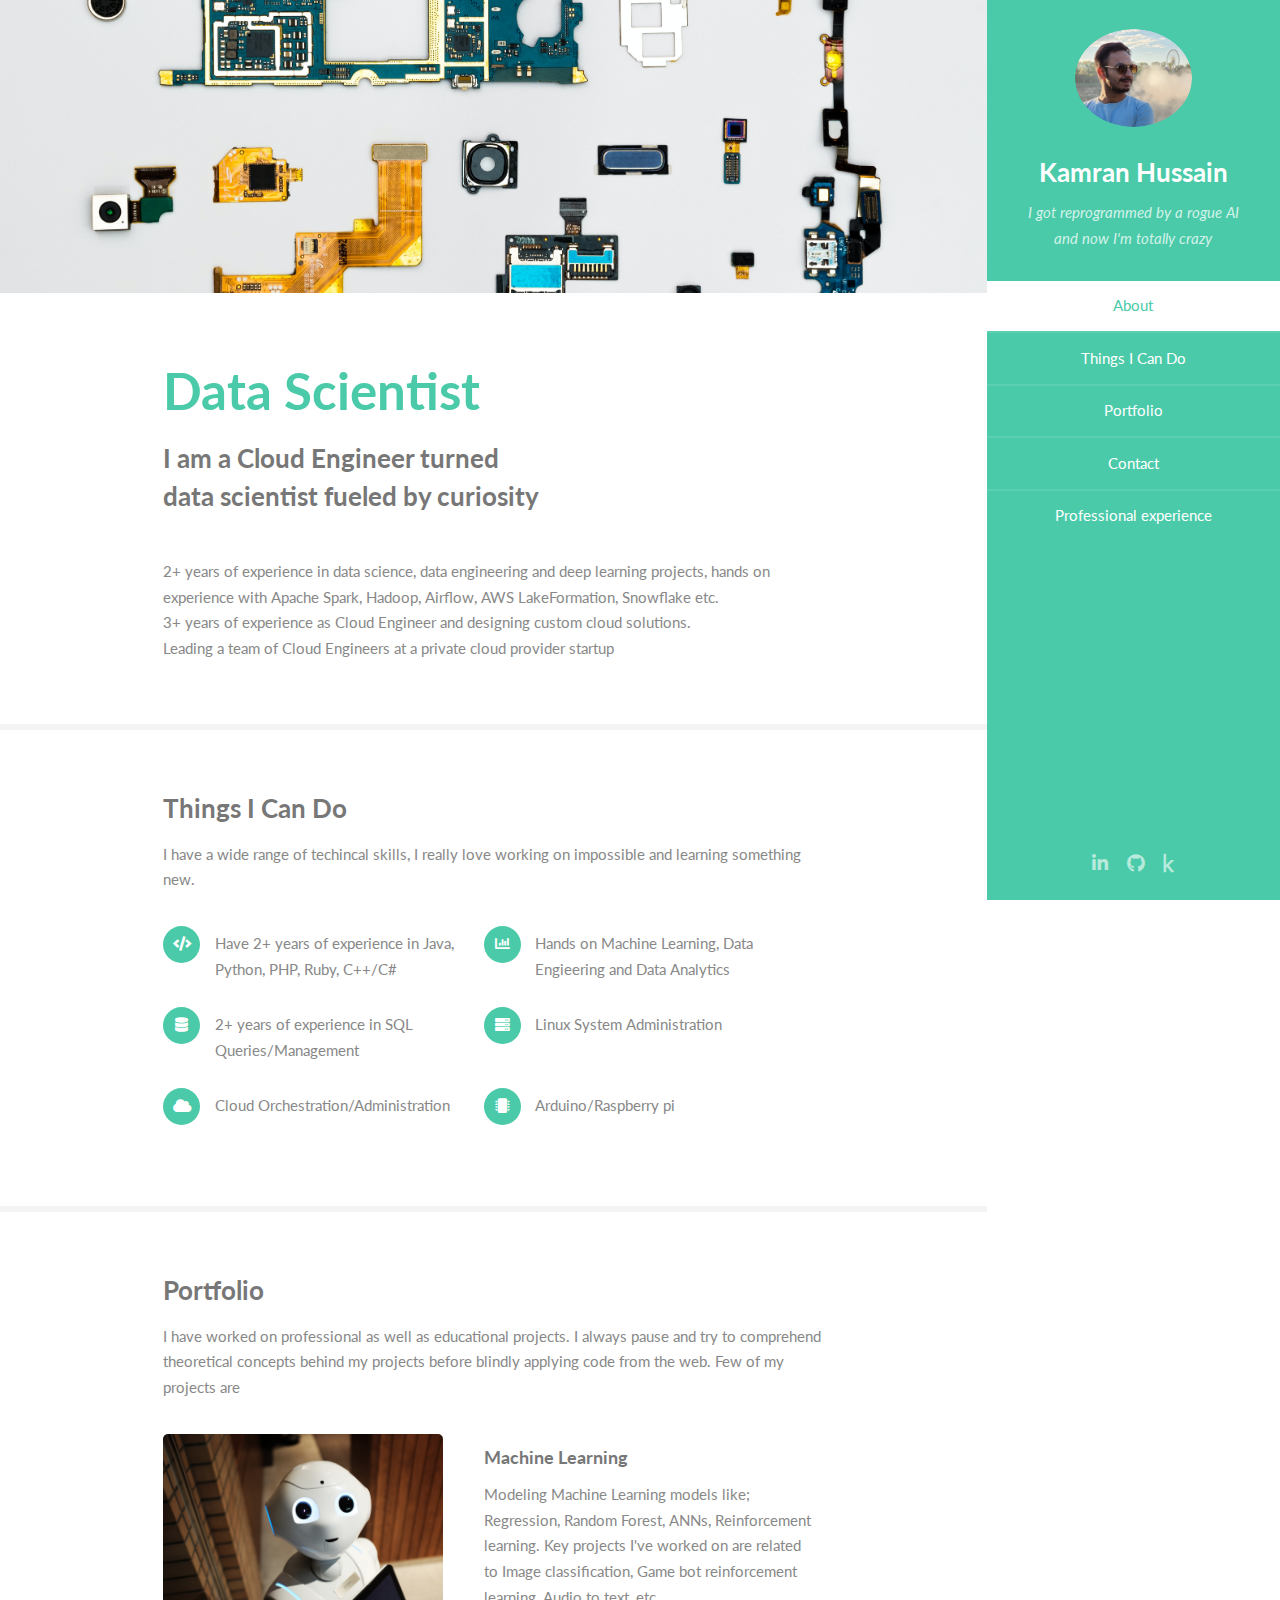
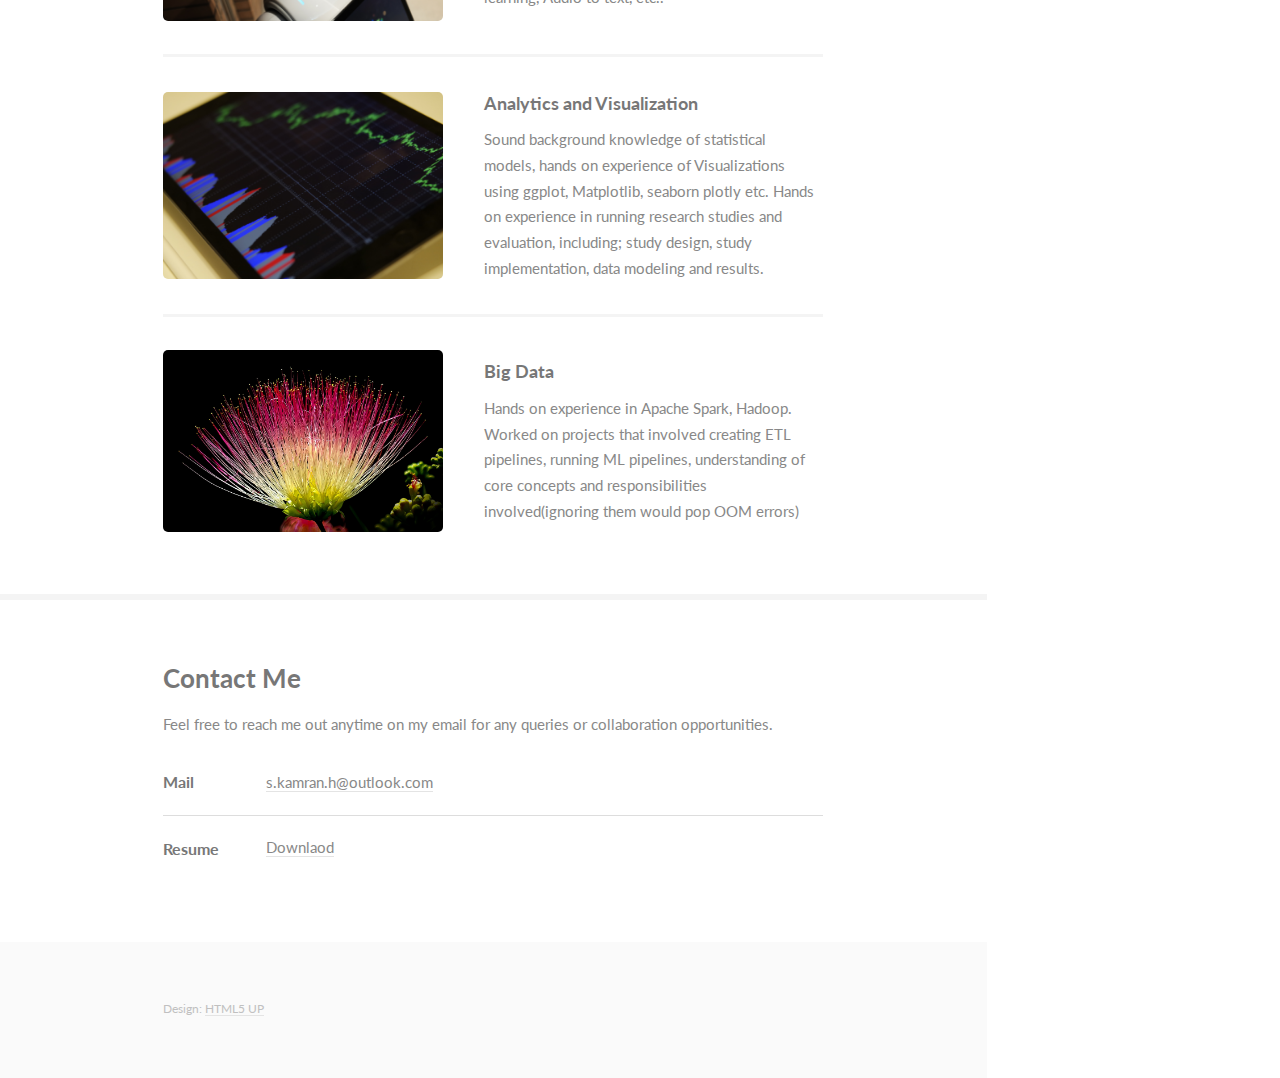
<file: index.html>
<!DOCTYPE HTML>
<!--
	Read Only by HTML5 UP
	html5up.net | @ajlkn
	Free for personal and commercial use under the CCA 3.0 license (html5up.net/license)
-->
<html>
	<head>
		<title>Portfolio</title>
		<meta charset="utf-8" />
		<meta name="viewport" content="width=device-width, initial-scale=1, user-scalable=no" />
		<link rel="stylesheet" href="assets/css/main.css" />
	</head>
	<body class="is-preload">

		<!-- Header -->
			<section id="header">
				<header>
					<span class="image avatar"><img src="images/avatar.jpg" alt="" /></span>
					<h1 id="logo"><a href="index.html#">Kamran Hussain</a></h1>
					<p>
						I got reprogrammed by a rogue AI<br />
						and now I'm totally crazy <br>
						<!-- <a href="https://resume.io/r/gNZYk9Yp6" target="_blank">View Resume&ensp;<i class="icon fa-file"> </i></a> -->
					</p>
				</header>
				<nav id="nav">
					<ul>
						<!-- <li><a href="" class="resume-solid">Download Resume</a></li> -->
						<li><a href="#one" class="active">About</a></li>
						<li><a href="#two">Things I Can Do</a></li>
						<li><a href="#three">Portfolio</a></li>
						<li><a href="#four">Contact</a></li>
						<li class="current"><a href="experience.html">Professional experience</a></li>
					</ul>
				</nav>
				<footer>
					<ul class="icons">
						<!-- <li><a href="https://resume.io/r/gNZYk9Yp6">Download Resume&ensp;<i class="icon fa-file"> </i></a></li><br> -->
						<li><a class="icon brands fa-linkedin-in" href="https://www.linkedin.com/in/syed-kamran-husaain-14296210b/"><span class="label">LinkedIn</span></a></li>
										<!-- <li><a class="icon brands fa-twitter" href="#"><span class="label">Twitter</span></a></li> -->
										<!-- <li><a class="icon brands fa-dribbble" href="#"><span class="label">Dribbble</span></a></li> -->
										<li><a class="icon brands fa-github" href="https://github.com/skamranh/"><span class="label">Github</span></a></li>
										<li><a class="icon brands fa-kaggle" href="https://www.kaggle.com/skamran"><span class="label">Kaggle</span></a></li>
					</ul>
				</footer>
			</section>

		<!-- Wrapper -->
			<div id="wrapper">

				<!-- Main -->
					<div id="main">

						<!-- One -->
							<section id="one">
								<div class="image main" data-position="center">
									<img src="images/banner.jpg" alt="" />
								</div>
								<div class="container">
									<header class="major">
										<h2>Data Scientist</h2>
										<p>I am a Cloud Engineer turned <br />
										data scientist fueled by curiosity
										</p>
									</header>
									<p>
										2+ years of experience in data science, data engineering and deep learning projects, hands on experience with Apache Spark, Hadoop, Airflow, AWS LakeFormation, Snowflake etc.<br>
										3+ years of experience as Cloud Engineer and designing custom cloud solutions.<br> Leading a team of Cloud Engineers at a private cloud provider startup
									</p>
								</div>
							</section>

						<!-- Two -->
							<section id="two">
								<div class="container">
									<h3>Things I Can Do</h3>
									<p>I have a wide range of techincal skills, I really love working on impossible and learning something new.</p>
									<ul class="feature-icons">
										<li class="icon solid fa-code">Have 2+ years of experience in Java, Python, PHP, Ruby, C++/C#</li>
										<li class="icon solid fa-chart-bar">Hands on Machine Learning, Data Engieering and Data Analytics</li>
										<li class="icon solid fa-database">2+ years of experience in SQL Queries/Management</li>
										<li class="icon solid fa-server">Linux System Administration</li>
										<li class="icon solid fa-cloud">Cloud Orchestration/Administration</li>
										<li class="icon solid fa-microchip">Arduino/Raspberry pi</li>
									</ul>
								</div>
							</section>

						<!-- Three -->
							<section id="three">
								<div class="container">
									<h3>Portfolio</h3>
									<p>
										I have worked on professional as well as educational projects. I always pause and try to comprehend theoretical
										concepts behind my projects before blindly applying code from the web.
										Few of my projects are</p>
									<div class="features">
										<article>
											<a href="#" class="image"><img src="images/pic01.jpg" alt="" /></a>
											<div class="inner">
												<h4>Machine Learning</h4>
												<p>
													Modeling Machine Learning models like; Regression, Random Forest, ANNs, Reinforcement learning.
													Key projects I've worked on are related to Image classification, Game bot reinforcement learning,
													Audio to text, etc..
												</p>
											</div>
										</article>
										<article>
											<a href="#" class="image"><img src="images/pic02.jpg" alt="" /></a>
											<div class="inner">
												<h4>Analytics and Visualization</h4>
												<p>
													Sound background knowledge of statistical models, hands on experience of Visualizations using ggplot, Matplotlib, seaborn
													plotly etc. Hands on experience in running research studies and evaluation, including; study design, study implementation,
													data modeling and results.
												</p>
											</div>
										</article>
										<article>
											<a href="#" class="image"><img src="images/pic03.jpg" alt="" /></a>
											<div class="inner">
												<h4>Big Data</h4>
												<p>
													Hands on experience in Apache Spark, Hadoop. Worked on projects that involved creating ETL pipelines, running ML 
													pipelines, understanding of core concepts and responsibilities involved(ignoring them would pop OOM errors)
												</p>
											</div>
										</article>
									</div>
								</div>
							</section>

						<!-- Four -->
							<section id="four">
								<div class="container">
									<h3>Contact Me</h3>
									<p>Feel free to reach me out anytime on my email for any queries or collaboration opportunities.</p>
									<ul class="contact">
										<li>
											<h3>Mail</h3>
											<p><a href="mailto: s.kamran.h@outlook.com">s.kamran.h@outlook.com</a></p>
										</li>
										
										<li>
											<h3>Resume</h3>
											<p><a href="resume.pdf" download>Downlaod</a></p>
										</li>
									</ul>
								</div>
							</section>
					</div>

				<!-- Footer -->
					<section id="footer">
						<div class="container">
							<ul class="copyright">
								<li>Design: <a href="http://html5up.net">HTML5 UP</a></li>
							</ul>
						</div>
					</section>

			</div>

		<!-- Scripts -->
			<script src="assets/js/jquery.min.js"></script>
			<script src="assets/js/jquery.scrollex.min.js"></script>
			<script src="assets/js/jquery.scrolly.min.js"></script>
			<script src="assets/js/browser.min.js"></script>
			<script src="assets/js/breakpoints.min.js"></script>
			<script src="assets/js/util.js"></script>
			<script src="assets/js/main.js"></script>

	</body>
</html>
</file>
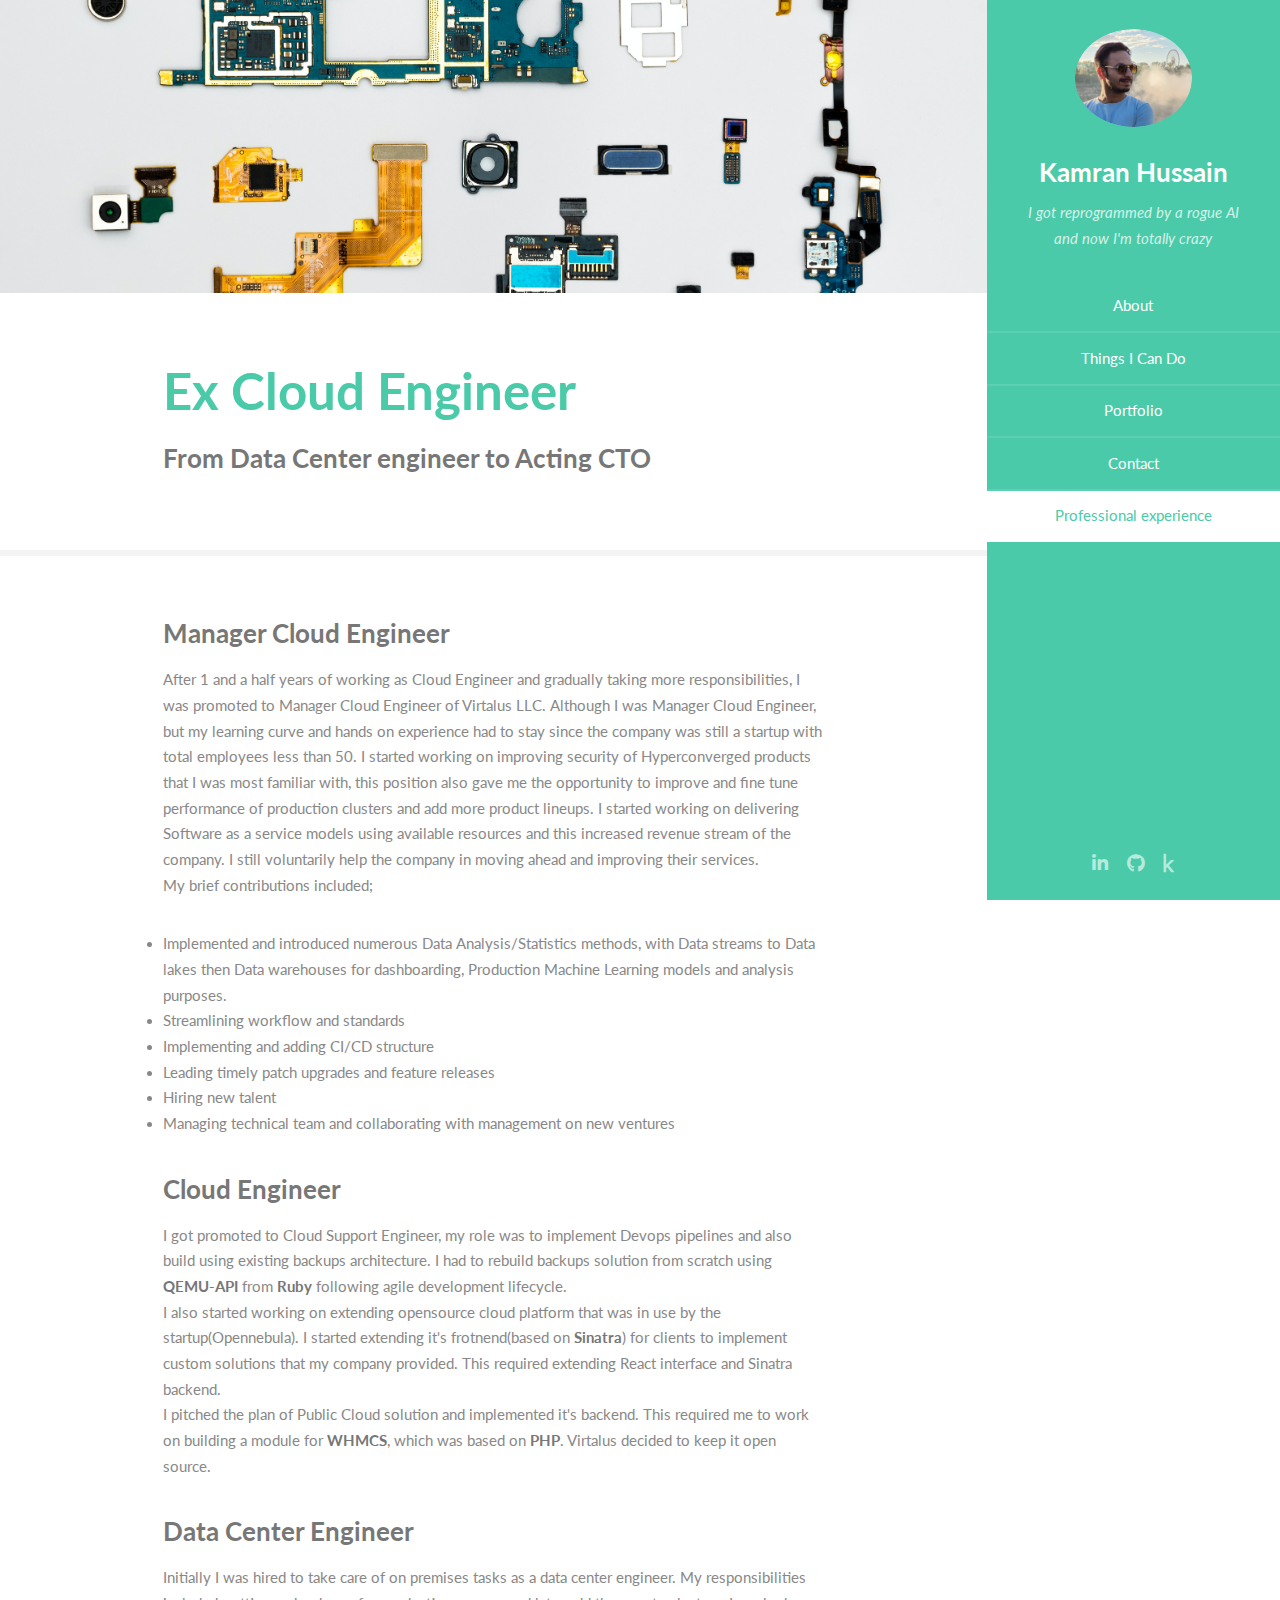
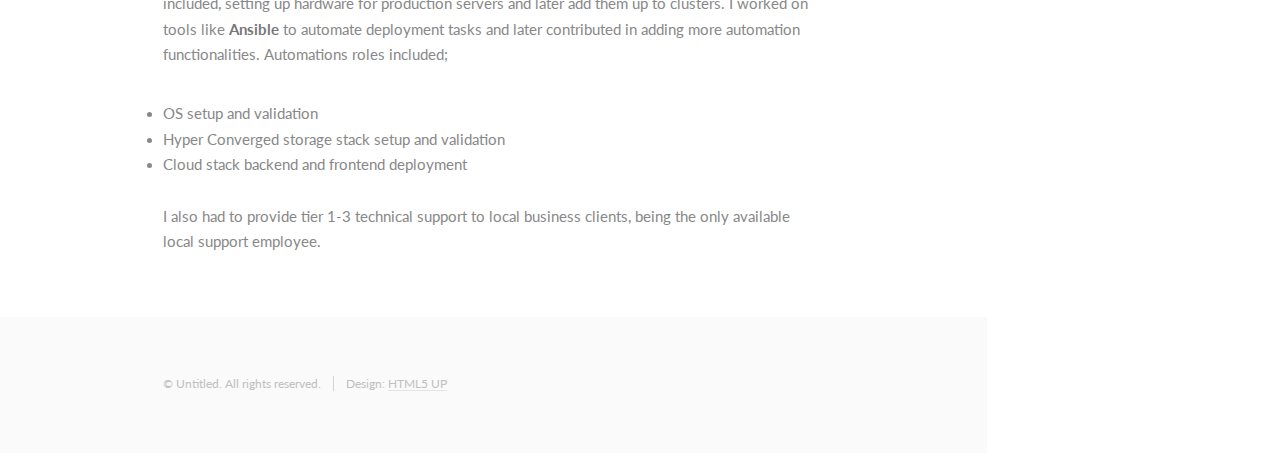
<file: experience.html>
<!DOCTYPE HTML>
<!--
	Read Only by HTML5 UP
	html5up.net | @ajlkn
	Free for personal and commercial use under the CCA 3.0 license (html5up.net/license)
-->
<html>
	<head>
		<title>Portfolio</title>
		<meta charset="utf-8" />
		<meta name="viewport" content="width=device-width, initial-scale=1, user-scalable=no" />
		<link rel="stylesheet" href="assets/css/main.css" />
	</head>
	<body class="is-preload">

		<!-- Header -->
			<section id="header">
				<header>
					<span class="image avatar"><img src="images/avatar.jpg" alt="" /></span>
					<h1 id="logo"><a href="index.html#">Kamran Hussain</a></h1>
					<p>I got reprogrammed by a rogue AI<br />
					and now I'm totally crazy</p>
				</header>
				<nav id="nav">
					<ul>
						<li><a href="index.html#one">About</a></li>
						<li><a href="index.html#two">Things I Can Do</a></li>
						<li><a href="index.html#three">Portfolio</a></li>
						<li><a href="index.html#four">Contact</a></li>
						<li><a href="experience.html" class="active">Professional experience</a></li>
					</ul>
				</nav>
				<footer>
					<ul class="icons">
						<li><a class="icon brands fa-linkedin-in" href="https://www.linkedin.com/in/syed-kamran-husaain-14296210b/"><span class="label">LinkedIn</span></a></li>
										<!-- <li><a class="icon brands fa-twitter" href="#"><span class="label">Twitter</span></a></li> -->
										<!-- <li><a class="icon brands fa-dribbble" href="#"><span class="label">Dribbble</span></a></li> -->
										<li><a class="icon brands fa-github" href="https://github.com/skamranh/"><span class="label">Github</span></a></li>
										<li><a class="icon brands fa-kaggle" href="https://www.kaggle.com/skamran"><span class="label">Kaggle</span></a></li>
					</ul>
				</footer>
			</section>

		<!-- Wrapper -->
			<div id="wrapper">

				<!-- Main -->
					<div id="main">

						<!-- One -->
							<section id="one">
								<div class="image main" data-position="center">
									<img src="images/banner.jpg" alt="" />
								</div>
								<div class="container">
									<header class="major">
										<h2>Ex Cloud Engineer</h2>
										<p>From Data Center engineer to Acting CTO <br />
										</p>
									</header>
								</div>
							</section>

						<!-- Two -->
							<section id="two">
								<div class="container">
									<h3>Manager Cloud Engineer</h3>
                                    <p>
                                        After 1 and a half years of working as Cloud Engineer and gradually taking more responsibilities, I was promoted
                                        to Manager Cloud Engineer of Virtalus LLC. Although I was Manager Cloud Engineer, but my learning curve and hands on experience had to stay
                                        since the company was still a startup with total employees less than 50. I started working on improving security of 
                                        Hyperconverged products that I was most familiar with, this position also gave me the opportunity to improve and fine tune 
                                        performance of production clusters and add more product lineups. I started working on delivering Software as a service 
                                        models using available resources and this increased revenue stream of the company. I still voluntarily help the company in
                                        moving ahead and improving their services. <br>
                                        My brief contributions included;
										<li>
											Implemented and introduced numerous Data Analysis/Statistics methods, with Data streams
											to Data lakes then Data warehouses for dashboarding, Production Machine Learning models and analysis purposes. 
										</li>
                                        <li>Streamlining workflow and standards</li>
                                        <li>Implementing and adding CI/CD structure</li>
                                        <li>Leading timely patch upgrades and feature releases</li>
                                        <li>Hiring new talent</li>
                                        <li>Managing technical team and collaborating with management on new ventures</li>
                                    </p>

                                    <h3>Cloud Engineer</h3>
                                    <p>
                                        I got promoted to Cloud Support Engineer, my role was to implement Devops pipelines and also build 
                                        using existing backups architecture. I had to rebuild backups solution from scratch using <strong>QEMU-API</strong>
                                        from <strong>Ruby</strong> following agile development lifecycle. <br>
                                        I also started working on extending opensource cloud platform that was in use by the startup(Opennebula). I started
                                        extending it's frotnend(based on <strong>Sinatra</strong>) for clients to implement custom solutions that my company 
                                        provided. This required extending React interface and Sinatra backend. <br>
                                        I pitched the plan of Public Cloud solution and implemented it's backend. This required me to work on building 
                                        a module for <strong>WHMCS</strong>, which was based on <strong>PHP</strong>. Virtalus decided to keep it open source.
                                    </p>

                                    <h3>Data Center Engineer</h3>
                                    <p>
                                        Initially I was hired to take care of on premises tasks as a data center engineer. My responsibilities
                                        included, setting up hardware for production servers and later add them up to clusters. I worked on 
                                        tools like <strong>Ansible</strong> to automate deployment tasks and later contributed in adding more automation functionalities.
                                        Automations roles included;
                                        <li>OS setup and validation</li>
                                        <li>Hyper Converged storage stack setup and validation</li>
                                        <li>Cloud stack backend and frontend deployment</li>
                                        <br>
                                        I also had to provide tier 1-3 technical support to local business clients, being the only available local support
                                        employee.
                                    </p>
								</div>
							</section>

						

						<!-- Five -->
						<!--
							<section id="five">
								<div class="container">
									<h3>Elements</h3>

									<section>
										<h4>Text</h4>
										<p>This is <b>bold</b> and this is <strong>strong</strong>. This is <i>italic</i> and this is <em>emphasized</em>.
										This is <sup>superscript</sup> text and this is <sub>subscript</sub> text.
										This is <u>underlined</u> and this is code: <code>for (;;) { ... }</code>. Finally, <a href="#">this is a link</a>.</p>
										<hr />
										<header>
											<h4>Heading with a Subtitle</h4>
											<p>Lorem ipsum dolor sit amet nullam id egestas urna aliquam</p>
										</header>
										<p>Nunc lacinia ante nunc ac lobortis. Interdum adipiscing gravida odio porttitor sem non mi integer non faucibus ornare mi ut ante amet placerat aliquet. Volutpat eu sed ante lacinia sapien lorem accumsan varius montes viverra nibh in adipiscing blandit tempus accumsan.</p>
										<header>
											<h5>Heading with a Subtitle</h5>
											<p>Lorem ipsum dolor sit amet nullam id egestas urna aliquam</p>
										</header>
										<p>Nunc lacinia ante nunc ac lobortis. Interdum adipiscing gravida odio porttitor sem non mi integer non faucibus ornare mi ut ante amet placerat aliquet. Volutpat eu sed ante lacinia sapien lorem accumsan varius montes viverra nibh in adipiscing blandit tempus accumsan.</p>
										<hr />
										<h2>Heading Level 2</h2>
										<h3>Heading Level 3</h3>
										<h4>Heading Level 4</h4>
										<h5>Heading Level 5</h5>
										<h6>Heading Level 6</h6>
										<hr />
										<h5>Blockquote</h5>
										<blockquote>Fringilla nisl. Donec accumsan interdum nisi, quis tincidunt felis sagittis eget tempus euismod. Vestibulum ante ipsum primis in faucibus vestibulum. Blandit adipiscing eu felis iaculis volutpat ac adipiscing accumsan faucibus. Vestibulum ante ipsum primis in faucibus lorem ipsum dolor sit amet nullam adipiscing eu felis.</blockquote>
										<h5>Preformatted</h5>
										<pre><code>i = 0;

while (!deck.isInOrder()) {
    print 'Iteration ' + i;
    deck.shuffle();
    i++;
}

print 'It took ' + i + ' iterations to sort the deck.';</code></pre>
									</section>

									<section>
										<h4>Lists</h4>
										<div class="row">
											<div class="col-6 col-12-xsmall">
												<h5>Unordered</h5>
												<ul>
													<li>Dolor pulvinar etiam magna etiam.</li>
													<li>Sagittis adipiscing lorem eleifend.</li>
													<li>Felis enim feugiat dolore viverra.</li>
												</ul>
												<h5>Alternate</h5>
												<ul class="alt">
													<li>Dolor pulvinar etiam magna etiam.</li>
													<li>Sagittis adipiscing lorem eleifend.</li>
													<li>Felis enim feugiat dolore viverra.</li>
												</ul>
											</div>
											<div class="col-6 col-12-xsmall">
												<h5>Ordered</h5>
												<ol>
													<li>Dolor pulvinar etiam magna etiam.</li>
													<li>Etiam vel felis at lorem sed viverra.</li>
													<li>Felis enim feugiat dolore viverra.</li>
													<li>Dolor pulvinar etiam magna etiam.</li>
													<li>Etiam vel felis at lorem sed viverra.</li>
													<li>Felis enim feugiat dolore viverra.</li>
												</ol>
												<h5>Icons</h5>
												<ul class="icons">
													<li><a href="#" class="icon brands fa-twitter"><span class="label">Twitter</span></a></li>
													<li><a href="#" class="icon brands fa-facebook-f"><span class="label">Facebook</span></a></li>
													<li><a href="#" class="icon brands fa-instagram"><span class="label">Instagram</span></a></li>
													<li><a href="#" class="icon brands fa-github"><span class="label">Github</span></a></li>
													<li><a href="#" class="icon brands fa-dribbble"><span class="label">Dribbble</span></a></li>
													<li><a href="#" class="icon brands fa-tumblr"><span class="label">Tumblr</span></a></li>
												</ul>
											</div>
										</div>
										<h5>Actions</h5>
										<ul class="actions">
											<li><a href="#" class="button primary">Default</a></li>
											<li><a href="#" class="button">Default</a></li>
											<li><a href="#" class="button alt">Default</a></li>
										</ul>
										<ul class="actions small">
											<li><a href="#" class="button primary small">Small</a></li>
											<li><a href="#" class="button small">Small</a></li>
											<li><a href="#" class="button alt small">Small</a></li>
										</ul>
										<div class="row">
											<div class="col-3 col-6-medium col-12-xsmall">
												<ul class="actions stacked">
													<li><a href="#" class="button primary">Default</a></li>
													<li><a href="#" class="button">Default</a></li>
													<li><a href="#" class="button alt">Default</a></li>
												</ul>
											</div>
											<div class="col-3 col-6 col-12-xsmall">
												<ul class="actions stacked">
													<li><a href="#" class="button primary small">Small</a></li>
													<li><a href="#" class="button small">Small</a></li>
													<li><a href="#" class="button alt small">Small</a></li>
												</ul>
											</div>
											<div class="col-3 col-6-medium col-12-xsmall">
												<ul class="actions stacked">
													<li><a href="#" class="button primary fit">Default</a></li>
													<li><a href="#" class="button fit">Default</a></li>
													<li><a href="#" class="button alt fit">Default</a></li>
												</ul>
											</div>
											<div class="col-3 col-6-medium col-12-xsmall">
												<ul class="actions stacked">
													<li><a href="#" class="button primary small fit">Small</a></li>
													<li><a href="#" class="button small fit">Small</a></li>
													<li><a href="#" class="button alt small fit">Small</a></li>
												</ul>
											</div>
										</div>
									</section>

									<section>
										<h4>Table</h4>
										<h5>Default</h5>
										<div class="table-wrapper">
											<table>
												<thead>
													<tr>
														<th>Name</th>
														<th>Description</th>
														<th>Price</th>
													</tr>
												</thead>
												<tbody>
													<tr>
														<td>Item One</td>
														<td>Ante turpis integer aliquet porttitor.</td>
														<td>29.99</td>
													</tr>
													<tr>
														<td>Item Two</td>
														<td>Vis ac commodo adipiscing arcu aliquet.</td>
														<td>19.99</td>
													</tr>
													<tr>
														<td>Item Three</td>
														<td> Morbi faucibus arcu accumsan lorem.</td>
														<td>29.99</td>
													</tr>
													<tr>
														<td>Item Four</td>
														<td>Vitae integer tempus condimentum.</td>
														<td>19.99</td>
													</tr>
													<tr>
														<td>Item Five</td>
														<td>Ante turpis integer aliquet porttitor.</td>
														<td>29.99</td>
													</tr>
												</tbody>
												<tfoot>
													<tr>
														<td colspan="2"></td>
														<td>100.00</td>
													</tr>
												</tfoot>
											</table>
										</div>

										<h5>Alternate</h5>
										<div class="table-wrapper">
											<table class="alt">
												<thead>
													<tr>
														<th>Name</th>
														<th>Description</th>
														<th>Price</th>
													</tr>
												</thead>
												<tbody>
													<tr>
														<td>Item One</td>
														<td>Ante turpis integer aliquet porttitor.</td>
														<td>29.99</td>
													</tr>
													<tr>
														<td>Item Two</td>
														<td>Vis ac commodo adipiscing arcu aliquet.</td>
														<td>19.99</td>
													</tr>
													<tr>
														<td>Item Three</td>
														<td> Morbi faucibus arcu accumsan lorem.</td>
														<td>29.99</td>
													</tr>
													<tr>
														<td>Item Four</td>
														<td>Vitae integer tempus condimentum.</td>
														<td>19.99</td>
													</tr>
													<tr>
														<td>Item Five</td>
														<td>Ante turpis integer aliquet porttitor.</td>
														<td>29.99</td>
													</tr>
												</tbody>
												<tfoot>
													<tr>
														<td colspan="2"></td>
														<td>100.00</td>
													</tr>
												</tfoot>
											</table>
										</div>
									</section>

									<section>
										<h4>Buttons</h4>
										<ul class="actions">
											<li><a href="#" class="button primary">Primary</a></li>
											<li><a href="#" class="button">Default</a></li>
											<li><a href="#" class="button alt">Alternate</a></li>
										</ul>
										<ul class="actions">
											<li><a href="#" class="button primary large">Large</a></li>
											<li><a href="#" class="button">Default</a></li>
											<li><a href="#" class="button alt small">Small</a></li>
										</ul>
										<ul class="actions fit">
											<li><a href="#" class="button primary fit">Fit</a></li>
											<li><a href="#" class="button fit">Fit</a></li>
											<li><a href="#" class="button alt fit">Fit</a></li>
										</ul>
										<ul class="actions fit small">
											<li><a href="#" class="button primary fit small">Fit + Small</a></li>
											<li><a href="#" class="button fit small">Fit + Small</a></li>
											<li><a href="#" class="button alt fit small">Fit + Small</a></li>
										</ul>
										<ul class="actions">
											<li><a href="#" class="button primary icon solid fa-download">Icon</a></li>
											<li><a href="#" class="button icon solid fa-download">Icon</a></li>
											<li><a href="#" class="button alt icon solid fa-check">Icon</a></li>
										</ul>
										<ul class="actions">
											<li><span class="button primary disabled">Primary</span></li>
											<li><span class="button disabled">Default</span></li>
											<li><span class="button alt disabled">Alternate</span></li>
										</ul>
									</section>

									<section>
										<h4>Form</h4>
										<form method="post" action="#">
											<div class="row gtr-uniform">
												<div class="col-6 col-12-xsmall">
													<input type="text" name="demo-name" id="demo-name" value="" placeholder="Name" />
												</div>
												<div class="col-6 col-12-xsmall">
													<input type="email" name="demo-email" id="demo-email" value="" placeholder="Email" />
												</div>
												<div class="col-12">
													<select name="demo-category" id="demo-category">
														<option value="">- Category -</option>
														<option value="1">Manufacturing</option>
														<option value="1">Shipping</option>
														<option value="1">Administration</option>
														<option value="1">Human Resources</option>
													</select>
												</div>
												<div class="col-4 col-12-medium">
													<input type="radio" id="demo-priority-low" name="demo-priority" checked>
													<label for="demo-priority-low">Low Priority</label>
												</div>
												<div class="col-4 col-12-medium">
													<input type="radio" id="demo-priority-normal" name="demo-priority">
													<label for="demo-priority-normal">Normal Priority</label>
												</div>
												<div class="col-4 col-12-medium">
													<input type="radio" id="demo-priority-high" name="demo-priority">
													<label for="demo-priority-high">High Priority</label>
												</div>
												<div class="col-6 col-12-medium">
													<input type="checkbox" id="demo-copy" name="demo-copy">
													<label for="demo-copy">Email me a copy of this message</label>
												</div>
												<div class="col-6 col-12-medium">
													<input type="checkbox" id="demo-human" name="demo-human" checked>
													<label for="demo-human">I am a human and not a robot</label>
												</div>
												<div class="col-12">
													<textarea name="demo-message" id="demo-message" placeholder="Enter your message" rows="6"></textarea>
												</div>
												<div class="col-12">
													<ul class="actions">
														<li><input type="submit" value="Send Message" /></li>
														<li><input type="reset" value="Reset" class="alt" /></li>
													</ul>
												</div>
											</div>
										</form>
									</section>

									<section>
										<h4>Image</h4>
										<h5>Fit</h5>
										<span class="image fit"><img src="images/banner.jpg" alt="" /></span>
										<div class="box alt">
											<div class="row gtr-50 gtr-uniform">
												<div class="col-4"><span class="image fit"><img src="images/pic01.jpg" alt="" /></span></div>
												<div class="col-4"><span class="image fit"><img src="images/pic02.jpg" alt="" /></span></div>
												<div class="col-4"><span class="image fit"><img src="images/pic03.jpg" alt="" /></span></div>
												<div class="col-4"><span class="image fit"><img src="images/pic02.jpg" alt="" /></span></div>
												<div class="col-4"><span class="image fit"><img src="images/pic03.jpg" alt="" /></span></div>
												<div class="col-4"><span class="image fit"><img src="images/pic01.jpg" alt="" /></span></div>
												<div class="col-4"><span class="image fit"><img src="images/pic03.jpg" alt="" /></span></div>
												<div class="col-4"><span class="image fit"><img src="images/pic01.jpg" alt="" /></span></div>
												<div class="col-4"><span class="image fit"><img src="images/pic02.jpg" alt="" /></span></div>
											</div>
										</div>
										<h5>Left &amp; Right</h5>
										<p><span class="image left"><img src="images/avatar.jpg" alt="" /></span>Fringilla nisl. Donec accumsan interdum nisi, quis tincidunt felis sagittis eget. tempus euismod. Vestibulum ante ipsum primis in faucibus vestibulum. Blandit adipiscing eu felis iaculis volutpat ac adipiscing accumsan eu faucibus. Integer ac pellentesque praesent tincidunt felis sagittis eget. tempus euismod. Vestibulum ante ipsum primis in faucibus vestibulum. Blandit adipiscing eu felis iaculis volutpat ac adipiscing accumsan eu faucibus. Integer ac pellentesque praesent. Donec accumsan interdum nisi, quis tincidunt felis sagittis eget. tempus euismod. Vestibulum ante ipsum primis in faucibus vestibulum. Blandit adipiscing eu felis iaculis volutpat ac adipiscing accumsan eu faucibus. Integer ac pellentesque praesent tincidunt felis sagittis eget. tempus euismod. Vestibulum ante ipsum primis in faucibus vestibulum. Blandit adipiscing eu felis iaculis volutpat ac adipiscing accumsan eu faucibus. Integer ac pellentesque praesent.</p>
										<p><span class="image right"><img src="images/avatar.jpg" alt="" /></span>Fringilla nisl. Donec accumsan interdum nisi, quis tincidunt felis sagittis eget. tempus euismod. Vestibulum ante ipsum primis in faucibus vestibulum. Blandit adipiscing eu felis iaculis volutpat ac adipiscing accumsan eu faucibus. Integer ac pellentesque praesent tincidunt felis sagittis eget. tempus euismod. Vestibulum ante ipsum primis in faucibus vestibulum. Blandit adipiscing eu felis iaculis volutpat ac adipiscing accumsan eu faucibus. Integer ac pellentesque praesent. Donec accumsan interdum nisi, quis tincidunt felis sagittis eget. tempus euismod. Vestibulum ante ipsum primis in faucibus vestibulum. Blandit adipiscing eu felis iaculis volutpat ac adipiscing accumsan eu faucibus. Integer ac pellentesque praesent tincidunt felis sagittis eget. tempus euismod. Vestibulum ante ipsum primis in faucibus vestibulum. Blandit adipiscing eu felis iaculis volutpat ac adipiscing accumsan eu faucibus. Integer ac pellentesque praesent.</p>
									</section>

								</div>
							</section>
						-->

					</div>

				<!-- Footer -->
					<section id="footer">
						<div class="container">
							<ul class="copyright">
								<li>&copy; Untitled. All rights reserved.</li><li>Design: <a href="http://html5up.net">HTML5 UP</a></li>
							</ul>
						</div>
					</section>

			</div>

		<!-- Scripts -->
			<script src="assets/js/jquery.min.js"></script>
			<script src="assets/js/jquery.scrollex.min.js"></script>
			<script src="assets/js/jquery.scrolly.min.js"></script>
			<script src="assets/js/browser.min.js"></script>
			<script src="assets/js/breakpoints.min.js"></script>
			<script src="assets/js/util.js"></script>
			<script src="assets/js/main.js"></script>

	</body>
</html>
</file>
<file: assets/css/main.css>
@import url("fontawesome-all.min.css");
@import url("https://fonts.googleapis.com/css?family=Lato:400,400italic,700,700italic|Source+Code+Pro:400");

/*
	Read Only by HTML5 UP
	html5up.net | @ajlkn
	Free for personal and commercial use under the CCA 3.0 license (html5up.net/license)
*/

html, body, div, span, applet, object,
iframe, h1, h2, h3, h4, h5, h6, p, blockquote,
pre, a, abbr, acronym, address, big, cite,
code, del, dfn, em, img, ins, kbd, q, s, samp,
small, strike, strong, sub, sup, tt, var, b,
u, i, center, dl, dt, dd, ol, ul, li, fieldset,
form, label, legend, table, caption, tbody,
tfoot, thead, tr, th, td, article, aside,
canvas, details, embed, figure, figcaption,
footer, header, hgroup, menu, nav, output, ruby,
section, summary, time, mark, audio, video {
	margin: 0;
	padding: 0;
	border: 0;
	font-size: 100%;
	font: inherit;
	vertical-align: baseline;}

article, aside, details, figcaption, figure,
footer, header, hgroup, menu, nav, section {
	display: block;}

body {
	line-height: 1;
}

ol, ul {
	list-style: none;
}

blockquote, q {
	quotes: none;
}

	blockquote:before, blockquote:after, q:before, q:after {
		content: '';
		content: none;
	}

table {
	border-collapse: collapse;
	border-spacing: 0;
}

body {
	-webkit-text-size-adjust: none;
}

mark {
	background-color: transparent;
	color: inherit;
}

input::-moz-focus-inner {
	border: 0;
	padding: 0;
}

input, select, textarea {
	-moz-appearance: none;
	-webkit-appearance: none;
	-ms-appearance: none;
	appearance: none;
}

/* Basic */

	html {
		box-sizing: border-box;
	}

	*, *:before, *:after {
		box-sizing: inherit;
	}

	body {
		background: #fff;
	}

		body.is-preload *, body.is-preload *:before, body.is-preload *:after {
			-moz-animation: none !important;
			-webkit-animation: none !important;
			-ms-animation: none !important;
			animation: none !important;
			-moz-transition: none !important;
			-webkit-transition: none !important;
			-ms-transition: none !important;
			transition: none !important;
		}

	body, input, select, textarea {
		color: #888;
		font-family: "Lato", sans-serif;
		font-size: 16pt;
		font-weight: 400;
		line-height: 1.75em;
	}

	a {
		-moz-transition: color 0.2s ease-in-out, border-color 0.2s ease-in-out;
		-webkit-transition: color 0.2s ease-in-out, border-color 0.2s ease-in-out;
		-ms-transition: color 0.2s ease-in-out, border-color 0.2s ease-in-out;
		transition: color 0.2s ease-in-out, border-color 0.2s ease-in-out;
		border-bottom: solid 1px #e4e4e4;
		color: inherit;
		text-decoration: none;
	}

		a:hover {
			border-bottom-color: transparent;
			color: #4acaa8 !important;
		}

	strong, b {
		color: #777;
		font-weight: 700;
	}

	em, i {
		font-style: italic;
	}

	p {
		margin: 0 0 2.25em 0;
	}

	h1, h2, h3, h4, h5, h6 {
		color: #777;
		font-weight: 700;
		line-height: 1em;
		margin: 0 0 0.5625em 0;
	}

		h1 a, h2 a, h3 a, h4 a, h5 a, h6 a {
			border: 0;
			color: inherit;
			text-decoration: none;
		}

	h2 {
		font-size: 2em;
		line-height: 1.5em;
	}

	h3 {
		font-size: 1.75em;
		line-height: 1.5em;
	}

	h4 {
		font-size: 1.25em;
		line-height: 1.5em;
	}

	h5 {
		font-size: 0.9em;
		line-height: 1.5em;
	}

	h6 {
		font-size: 0.7em;
		line-height: 1.5em;
	}

	sub {
		font-size: 0.8em;
		position: relative;
		top: 0.5em;
	}

	sup {
		font-size: 0.8em;
		position: relative;
		top: -0.5em;
	}

	hr {
		border: 0;
		border-bottom: solid 2px #f4f4f4;
		margin: 2.25em 0;
	}

		hr.major {
			margin: 3.375em 0;
		}

	blockquote {
		border-left: solid 8px #e4e4e4;
		font-style: italic;
		margin: 0 0 2.25em 0;
		padding: 0.5em 0 0.5em 2em;
	}

	code {
		background: #555;
		border-radius: 5px;
		color: #fff;
		font-family: "Source Code Pro", monospace;
		font-size: 0.9em;
		margin: 0 0.25em;
		padding: 0.25em 0.65em;
	}

	pre {
		font-family: "Source Code Pro", monospace;
		font-size: 0.9em;
		margin: 0 0 2.25em 0;
	}

		pre code {
			-webkit-overflow-scrolling: touch;
			display: block;
			line-height: 1.5em;
			overflow-x: auto;
			padding: 1em 1.5em;
		}

	.align-left {
		text-align: left;
	}

	.align-center {
		text-align: center;
	}

	.align-right {
		text-align: right;
	}

/* Row */

	.row {
		display: flex;
		flex-wrap: wrap;
		box-sizing: border-box;
		align-items: stretch;
	}

		.row > * {
			box-sizing: border-box;
		}

		.row.gtr-uniform > * > :last-child {
			margin-bottom: 0;
		}

		.row.aln-left {
			justify-content: flex-start;
		}

		.row.aln-center {
			justify-content: center;
		}

		.row.aln-right {
			justify-content: flex-end;
		}

		.row.aln-top {
			align-items: flex-start;
		}

		.row.aln-middle {
			align-items: center;
		}

		.row.aln-bottom {
			align-items: flex-end;
		}

		.row > .imp {
			order: -1;
		}

		.row > .col-1 {
			width: 8.33333%;
		}

		.row > .off-1 {
			margin-left: 8.33333%;
		}

		.row > .col-2 {
			width: 16.66667%;
		}

		.row > .off-2 {
			margin-left: 16.66667%;
		}

		.row > .col-3 {
			width: 25%;
		}

		.row > .off-3 {
			margin-left: 25%;
		}

		.row > .col-4 {
			width: 33.33333%;
		}

		.row > .off-4 {
			margin-left: 33.33333%;
		}

		.row > .col-5 {
			width: 41.66667%;
		}

		.row > .off-5 {
			margin-left: 41.66667%;
		}

		.row > .col-6 {
			width: 50%;
		}

		.row > .off-6 {
			margin-left: 50%;
		}

		.row > .col-7 {
			width: 58.33333%;
		}

		.row > .off-7 {
			margin-left: 58.33333%;
		}

		.row > .col-8 {
			width: 66.66667%;
		}

		.row > .off-8 {
			margin-left: 66.66667%;
		}

		.row > .col-9 {
			width: 75%;
		}

		.row > .off-9 {
			margin-left: 75%;
		}

		.row > .col-10 {
			width: 83.33333%;
		}

		.row > .off-10 {
			margin-left: 83.33333%;
		}

		.row > .col-11 {
			width: 91.66667%;
		}

		.row > .off-11 {
			margin-left: 91.66667%;
		}

		.row > .col-12 {
			width: 100%;
		}

		.row > .off-12 {
			margin-left: 100%;
		}

		.row.gtr-0 {
			margin-top: 0;
			margin-left: 0em;
		}

			.row.gtr-0 > * {
				padding: 0 0 0 0em;
			}

			.row.gtr-0.gtr-uniform {
				margin-top: 0em;
			}

				.row.gtr-0.gtr-uniform > * {
					padding-top: 0em;
				}

		.row.gtr-25 {
			margin-top: 0;
			margin-left: -0.5em;
		}

			.row.gtr-25 > * {
				padding: 0 0 0 0.5em;
			}

			.row.gtr-25.gtr-uniform {
				margin-top: -0.5em;
			}

				.row.gtr-25.gtr-uniform > * {
					padding-top: 0.5em;
				}

		.row.gtr-50 {
			margin-top: 0;
			margin-left: -1em;
		}

			.row.gtr-50 > * {
				padding: 0 0 0 1em;
			}

			.row.gtr-50.gtr-uniform {
				margin-top: -1em;
			}

				.row.gtr-50.gtr-uniform > * {
					padding-top: 1em;
				}

		.row {
			margin-top: 0;
			margin-left: -2em;
		}

			.row > * {
				padding: 0 0 0 2em;
			}

			.row.gtr-uniform {
				margin-top: -2em;
			}

				.row.gtr-uniform > * {
					padding-top: 2em;
				}

		.row.gtr-150 {
			margin-top: 0;
			margin-left: -3em;
		}

			.row.gtr-150 > * {
				padding: 0 0 0 3em;
			}

			.row.gtr-150.gtr-uniform {
				margin-top: -3em;
			}

				.row.gtr-150.gtr-uniform > * {
					padding-top: 3em;
				}

		.row.gtr-200 {
			margin-top: 0;
			margin-left: -4em;
		}

			.row.gtr-200 > * {
				padding: 0 0 0 4em;
			}

			.row.gtr-200.gtr-uniform {
				margin-top: -4em;
			}

				.row.gtr-200.gtr-uniform > * {
					padding-top: 4em;
				}

		@media screen and (max-width: 1680px) {

			.row {
				display: flex;
				flex-wrap: wrap;
				box-sizing: border-box;
				align-items: stretch;
			}

				.row > * {
					box-sizing: border-box;
				}

				.row.gtr-uniform > * > :last-child {
					margin-bottom: 0;
				}

				.row.aln-left {
					justify-content: flex-start;
				}

				.row.aln-center {
					justify-content: center;
				}

				.row.aln-right {
					justify-content: flex-end;
				}

				.row.aln-top {
					align-items: flex-start;
				}

				.row.aln-middle {
					align-items: center;
				}

				.row.aln-bottom {
					align-items: flex-end;
				}

				.row > .imp-xlarge {
					order: -1;
				}

				.row > .col-1-xlarge {
					width: 8.33333%;
				}

				.row > .off-1-xlarge {
					margin-left: 8.33333%;
				}

				.row > .col-2-xlarge {
					width: 16.66667%;
				}

				.row > .off-2-xlarge {
					margin-left: 16.66667%;
				}

				.row > .col-3-xlarge {
					width: 25%;
				}

				.row > .off-3-xlarge {
					margin-left: 25%;
				}

				.row > .col-4-xlarge {
					width: 33.33333%;
				}

				.row > .off-4-xlarge {
					margin-left: 33.33333%;
				}

				.row > .col-5-xlarge {
					width: 41.66667%;
				}

				.row > .off-5-xlarge {
					margin-left: 41.66667%;
				}

				.row > .col-6-xlarge {
					width: 50%;
				}

				.row > .off-6-xlarge {
					margin-left: 50%;
				}

				.row > .col-7-xlarge {
					width: 58.33333%;
				}

				.row > .off-7-xlarge {
					margin-left: 58.33333%;
				}

				.row > .col-8-xlarge {
					width: 66.66667%;
				}

				.row > .off-8-xlarge {
					margin-left: 66.66667%;
				}

				.row > .col-9-xlarge {
					width: 75%;
				}

				.row > .off-9-xlarge {
					margin-left: 75%;
				}

				.row > .col-10-xlarge {
					width: 83.33333%;
				}

				.row > .off-10-xlarge {
					margin-left: 83.33333%;
				}

				.row > .col-11-xlarge {
					width: 91.66667%;
				}

				.row > .off-11-xlarge {
					margin-left: 91.66667%;
				}

				.row > .col-12-xlarge {
					width: 100%;
				}

				.row > .off-12-xlarge {
					margin-left: 100%;
				}

				.row.gtr-0 {
					margin-top: 0;
					margin-left: 0em;
				}

					.row.gtr-0 > * {
						padding: 0 0 0 0em;
					}

					.row.gtr-0.gtr-uniform {
						margin-top: 0em;
					}

						.row.gtr-0.gtr-uniform > * {
							padding-top: 0em;
						}

				.row.gtr-25 {
					margin-top: 0;
					margin-left: -0.5em;
				}

					.row.gtr-25 > * {
						padding: 0 0 0 0.5em;
					}

					.row.gtr-25.gtr-uniform {
						margin-top: -0.5em;
					}

						.row.gtr-25.gtr-uniform > * {
							padding-top: 0.5em;
						}

				.row.gtr-50 {
					margin-top: 0;
					margin-left: -1em;
				}

					.row.gtr-50 > * {
						padding: 0 0 0 1em;
					}

					.row.gtr-50.gtr-uniform {
						margin-top: -1em;
					}

						.row.gtr-50.gtr-uniform > * {
							padding-top: 1em;
						}

				.row {
					margin-top: 0;
					margin-left: -2em;
				}

					.row > * {
						padding: 0 0 0 2em;
					}

					.row.gtr-uniform {
						margin-top: -2em;
					}

						.row.gtr-uniform > * {
							padding-top: 2em;
						}

				.row.gtr-150 {
					margin-top: 0;
					margin-left: -3em;
				}

					.row.gtr-150 > * {
						padding: 0 0 0 3em;
					}

					.row.gtr-150.gtr-uniform {
						margin-top: -3em;
					}

						.row.gtr-150.gtr-uniform > * {
							padding-top: 3em;
						}

				.row.gtr-200 {
					margin-top: 0;
					margin-left: -4em;
				}

					.row.gtr-200 > * {
						padding: 0 0 0 4em;
					}

					.row.gtr-200.gtr-uniform {
						margin-top: -4em;
					}

						.row.gtr-200.gtr-uniform > * {
							padding-top: 4em;
						}

		}

		@media screen and (max-width: 1280px) {

			.row {
				display: flex;
				flex-wrap: wrap;
				box-sizing: border-box;
				align-items: stretch;
			}

				.row > * {
					box-sizing: border-box;
				}

				.row.gtr-uniform > * > :last-child {
					margin-bottom: 0;
				}

				.row.aln-left {
					justify-content: flex-start;
				}

				.row.aln-center {
					justify-content: center;
				}

				.row.aln-right {
					justify-content: flex-end;
				}

				.row.aln-top {
					align-items: flex-start;
				}

				.row.aln-middle {
					align-items: center;
				}

				.row.aln-bottom {
					align-items: flex-end;
				}

				.row > .imp-large {
					order: -1;
				}

				.row > .col-1-large {
					width: 8.33333%;
				}

				.row > .off-1-large {
					margin-left: 8.33333%;
				}

				.row > .col-2-large {
					width: 16.66667%;
				}

				.row > .off-2-large {
					margin-left: 16.66667%;
				}

				.row > .col-3-large {
					width: 25%;
				}

				.row > .off-3-large {
					margin-left: 25%;
				}

				.row > .col-4-large {
					width: 33.33333%;
				}

				.row > .off-4-large {
					margin-left: 33.33333%;
				}

				.row > .col-5-large {
					width: 41.66667%;
				}

				.row > .off-5-large {
					margin-left: 41.66667%;
				}

				.row > .col-6-large {
					width: 50%;
				}

				.row > .off-6-large {
					margin-left: 50%;
				}

				.row > .col-7-large {
					width: 58.33333%;
				}

				.row > .off-7-large {
					margin-left: 58.33333%;
				}

				.row > .col-8-large {
					width: 66.66667%;
				}

				.row > .off-8-large {
					margin-left: 66.66667%;
				}

				.row > .col-9-large {
					width: 75%;
				}

				.row > .off-9-large {
					margin-left: 75%;
				}

				.row > .col-10-large {
					width: 83.33333%;
				}

				.row > .off-10-large {
					margin-left: 83.33333%;
				}

				.row > .col-11-large {
					width: 91.66667%;
				}

				.row > .off-11-large {
					margin-left: 91.66667%;
				}

				.row > .col-12-large {
					width: 100%;
				}

				.row > .off-12-large {
					margin-left: 100%;
				}

				.row.gtr-0 {
					margin-top: 0;
					margin-left: 0em;
				}

					.row.gtr-0 > * {
						padding: 0 0 0 0em;
					}

					.row.gtr-0.gtr-uniform {
						margin-top: 0em;
					}

						.row.gtr-0.gtr-uniform > * {
							padding-top: 0em;
						}

				.row.gtr-25 {
					margin-top: 0;
					margin-left: -0.375em;
				}

					.row.gtr-25 > * {
						padding: 0 0 0 0.375em;
					}

					.row.gtr-25.gtr-uniform {
						margin-top: -0.375em;
					}

						.row.gtr-25.gtr-uniform > * {
							padding-top: 0.375em;
						}

				.row.gtr-50 {
					margin-top: 0;
					margin-left: -0.75em;
				}

					.row.gtr-50 > * {
						padding: 0 0 0 0.75em;
					}

					.row.gtr-50.gtr-uniform {
						margin-top: -0.75em;
					}

						.row.gtr-50.gtr-uniform > * {
							padding-top: 0.75em;
						}

				.row {
					margin-top: 0;
					margin-left: -1.5em;
				}

					.row > * {
						padding: 0 0 0 1.5em;
					}

					.row.gtr-uniform {
						margin-top: -1.5em;
					}

						.row.gtr-uniform > * {
							padding-top: 1.5em;
						}

				.row.gtr-150 {
					margin-top: 0;
					margin-left: -2.25em;
				}

					.row.gtr-150 > * {
						padding: 0 0 0 2.25em;
					}

					.row.gtr-150.gtr-uniform {
						margin-top: -2.25em;
					}

						.row.gtr-150.gtr-uniform > * {
							padding-top: 2.25em;
						}

				.row.gtr-200 {
					margin-top: 0;
					margin-left: -3em;
				}

					.row.gtr-200 > * {
						padding: 0 0 0 3em;
					}

					.row.gtr-200.gtr-uniform {
						margin-top: -3em;
					}

						.row.gtr-200.gtr-uniform > * {
							padding-top: 3em;
						}

		}

		@media screen and (max-width: 1024px) {

			.row {
				display: flex;
				flex-wrap: wrap;
				box-sizing: border-box;
				align-items: stretch;
			}

				.row > * {
					box-sizing: border-box;
				}

				.row.gtr-uniform > * > :last-child {
					margin-bottom: 0;
				}

				.row.aln-left {
					justify-content: flex-start;
				}

				.row.aln-center {
					justify-content: center;
				}

				.row.aln-right {
					justify-content: flex-end;
				}

				.row.aln-top {
					align-items: flex-start;
				}

				.row.aln-middle {
					align-items: center;
				}

				.row.aln-bottom {
					align-items: flex-end;
				}

				.row > .imp-medium {
					order: -1;
				}

				.row > .col-1-medium {
					width: 8.33333%;
				}

				.row > .off-1-medium {
					margin-left: 8.33333%;
				}

				.row > .col-2-medium {
					width: 16.66667%;
				}

				.row > .off-2-medium {
					margin-left: 16.66667%;
				}

				.row > .col-3-medium {
					width: 25%;
				}

				.row > .off-3-medium {
					margin-left: 25%;
				}

				.row > .col-4-medium {
					width: 33.33333%;
				}

				.row > .off-4-medium {
					margin-left: 33.33333%;
				}

				.row > .col-5-medium {
					width: 41.66667%;
				}

				.row > .off-5-medium {
					margin-left: 41.66667%;
				}

				.row > .col-6-medium {
					width: 50%;
				}

				.row > .off-6-medium {
					margin-left: 50%;
				}

				.row > .col-7-medium {
					width: 58.33333%;
				}

				.row > .off-7-medium {
					margin-left: 58.33333%;
				}

				.row > .col-8-medium {
					width: 66.66667%;
				}

				.row > .off-8-medium {
					margin-left: 66.66667%;
				}

				.row > .col-9-medium {
					width: 75%;
				}

				.row > .off-9-medium {
					margin-left: 75%;
				}

				.row > .col-10-medium {
					width: 83.33333%;
				}

				.row > .off-10-medium {
					margin-left: 83.33333%;
				}

				.row > .col-11-medium {
					width: 91.66667%;
				}

				.row > .off-11-medium {
					margin-left: 91.66667%;
				}

				.row > .col-12-medium {
					width: 100%;
				}

				.row > .off-12-medium {
					margin-left: 100%;
				}

				.row.gtr-0 {
					margin-top: 0;
					margin-left: 0em;
				}

					.row.gtr-0 > * {
						padding: 0 0 0 0em;
					}

					.row.gtr-0.gtr-uniform {
						margin-top: 0em;
					}

						.row.gtr-0.gtr-uniform > * {
							padding-top: 0em;
						}

				.row.gtr-25 {
					margin-top: 0;
					margin-left: -0.375em;
				}

					.row.gtr-25 > * {
						padding: 0 0 0 0.375em;
					}

					.row.gtr-25.gtr-uniform {
						margin-top: -0.375em;
					}

						.row.gtr-25.gtr-uniform > * {
							padding-top: 0.375em;
						}

				.row.gtr-50 {
					margin-top: 0;
					margin-left: -0.75em;
				}

					.row.gtr-50 > * {
						padding: 0 0 0 0.75em;
					}

					.row.gtr-50.gtr-uniform {
						margin-top: -0.75em;
					}

						.row.gtr-50.gtr-uniform > * {
							padding-top: 0.75em;
						}

				.row {
					margin-top: 0;
					margin-left: -1.5em;
				}

					.row > * {
						padding: 0 0 0 1.5em;
					}

					.row.gtr-uniform {
						margin-top: -1.5em;
					}

						.row.gtr-uniform > * {
							padding-top: 1.5em;
						}

				.row.gtr-150 {
					margin-top: 0;
					margin-left: -2.25em;
				}

					.row.gtr-150 > * {
						padding: 0 0 0 2.25em;
					}

					.row.gtr-150.gtr-uniform {
						margin-top: -2.25em;
					}

						.row.gtr-150.gtr-uniform > * {
							padding-top: 2.25em;
						}

				.row.gtr-200 {
					margin-top: 0;
					margin-left: -3em;
				}

					.row.gtr-200 > * {
						padding: 0 0 0 3em;
					}

					.row.gtr-200.gtr-uniform {
						margin-top: -3em;
					}

						.row.gtr-200.gtr-uniform > * {
							padding-top: 3em;
						}

		}

		@media screen and (max-width: 736px) {

			.row {
				display: flex;
				flex-wrap: wrap;
				box-sizing: border-box;
				align-items: stretch;
			}

				.row > * {
					box-sizing: border-box;
				}

				.row.gtr-uniform > * > :last-child {
					margin-bottom: 0;
				}

				.row.aln-left {
					justify-content: flex-start;
				}

				.row.aln-center {
					justify-content: center;
				}

				.row.aln-right {
					justify-content: flex-end;
				}

				.row.aln-top {
					align-items: flex-start;
				}

				.row.aln-middle {
					align-items: center;
				}

				.row.aln-bottom {
					align-items: flex-end;
				}

				.row > .imp-small {
					order: -1;
				}

				.row > .col-1-small {
					width: 8.33333%;
				}

				.row > .off-1-small {
					margin-left: 8.33333%;
				}

				.row > .col-2-small {
					width: 16.66667%;
				}

				.row > .off-2-small {
					margin-left: 16.66667%;
				}

				.row > .col-3-small {
					width: 25%;
				}

				.row > .off-3-small {
					margin-left: 25%;
				}

				.row > .col-4-small {
					width: 33.33333%;
				}

				.row > .off-4-small {
					margin-left: 33.33333%;
				}

				.row > .col-5-small {
					width: 41.66667%;
				}

				.row > .off-5-small {
					margin-left: 41.66667%;
				}

				.row > .col-6-small {
					width: 50%;
				}

				.row > .off-6-small {
					margin-left: 50%;
				}

				.row > .col-7-small {
					width: 58.33333%;
				}

				.row > .off-7-small {
					margin-left: 58.33333%;
				}

				.row > .col-8-small {
					width: 66.66667%;
				}

				.row > .off-8-small {
					margin-left: 66.66667%;
				}

				.row > .col-9-small {
					width: 75%;
				}

				.row > .off-9-small {
					margin-left: 75%;
				}

				.row > .col-10-small {
					width: 83.33333%;
				}

				.row > .off-10-small {
					margin-left: 83.33333%;
				}

				.row > .col-11-small {
					width: 91.66667%;
				}

				.row > .off-11-small {
					margin-left: 91.66667%;
				}

				.row > .col-12-small {
					width: 100%;
				}

				.row > .off-12-small {
					margin-left: 100%;
				}

				.row.gtr-0 {
					margin-top: 0;
					margin-left: 0em;
				}

					.row.gtr-0 > * {
						padding: 0 0 0 0em;
					}

					.row.gtr-0.gtr-uniform {
						margin-top: 0em;
					}

						.row.gtr-0.gtr-uniform > * {
							padding-top: 0em;
						}

				.row.gtr-25 {
					margin-top: 0;
					margin-left: -0.3125em;
				}

					.row.gtr-25 > * {
						padding: 0 0 0 0.3125em;
					}

					.row.gtr-25.gtr-uniform {
						margin-top: -0.3125em;
					}

						.row.gtr-25.gtr-uniform > * {
							padding-top: 0.3125em;
						}

				.row.gtr-50 {
					margin-top: 0;
					margin-left: -0.625em;
				}

					.row.gtr-50 > * {
						padding: 0 0 0 0.625em;
					}

					.row.gtr-50.gtr-uniform {
						margin-top: -0.625em;
					}

						.row.gtr-50.gtr-uniform > * {
							padding-top: 0.625em;
						}

				.row {
					margin-top: 0;
					margin-left: -1.25em;
				}

					.row > * {
						padding: 0 0 0 1.25em;
					}

					.row.gtr-uniform {
						margin-top: -1.25em;
					}

						.row.gtr-uniform > * {
							padding-top: 1.25em;
						}

				.row.gtr-150 {
					margin-top: 0;
					margin-left: -1.875em;
				}

					.row.gtr-150 > * {
						padding: 0 0 0 1.875em;
					}

					.row.gtr-150.gtr-uniform {
						margin-top: -1.875em;
					}

						.row.gtr-150.gtr-uniform > * {
							padding-top: 1.875em;
						}

				.row.gtr-200 {
					margin-top: 0;
					margin-left: -2.5em;
				}

					.row.gtr-200 > * {
						padding: 0 0 0 2.5em;
					}

					.row.gtr-200.gtr-uniform {
						margin-top: -2.5em;
					}

						.row.gtr-200.gtr-uniform > * {
							padding-top: 2.5em;
						}

		}

		@media screen and (max-width: 480px) {

			.row {
				display: flex;
				flex-wrap: wrap;
				box-sizing: border-box;
				align-items: stretch;
			}

				.row > * {
					box-sizing: border-box;
				}

				.row.gtr-uniform > * > :last-child {
					margin-bottom: 0;
				}

				.row.aln-left {
					justify-content: flex-start;
				}

				.row.aln-center {
					justify-content: center;
				}

				.row.aln-right {
					justify-content: flex-end;
				}

				.row.aln-top {
					align-items: flex-start;
				}

				.row.aln-middle {
					align-items: center;
				}

				.row.aln-bottom {
					align-items: flex-end;
				}

				.row > .imp-xsmall {
					order: -1;
				}

				.row > .col-1-xsmall {
					width: 8.33333%;
				}

				.row > .off-1-xsmall {
					margin-left: 8.33333%;
				}

				.row > .col-2-xsmall {
					width: 16.66667%;
				}

				.row > .off-2-xsmall {
					margin-left: 16.66667%;
				}

				.row > .col-3-xsmall {
					width: 25%;
				}

				.row > .off-3-xsmall {
					margin-left: 25%;
				}

				.row > .col-4-xsmall {
					width: 33.33333%;
				}

				.row > .off-4-xsmall {
					margin-left: 33.33333%;
				}

				.row > .col-5-xsmall {
					width: 41.66667%;
				}

				.row > .off-5-xsmall {
					margin-left: 41.66667%;
				}

				.row > .col-6-xsmall {
					width: 50%;
				}

				.row > .off-6-xsmall {
					margin-left: 50%;
				}

				.row > .col-7-xsmall {
					width: 58.33333%;
				}

				.row > .off-7-xsmall {
					margin-left: 58.33333%;
				}

				.row > .col-8-xsmall {
					width: 66.66667%;
				}

				.row > .off-8-xsmall {
					margin-left: 66.66667%;
				}

				.row > .col-9-xsmall {
					width: 75%;
				}

				.row > .off-9-xsmall {
					margin-left: 75%;
				}

				.row > .col-10-xsmall {
					width: 83.33333%;
				}

				.row > .off-10-xsmall {
					margin-left: 83.33333%;
				}

				.row > .col-11-xsmall {
					width: 91.66667%;
				}

				.row > .off-11-xsmall {
					margin-left: 91.66667%;
				}

				.row > .col-12-xsmall {
					width: 100%;
				}

				.row > .off-12-xsmall {
					margin-left: 100%;
				}

				.row.gtr-0 {
					margin-top: 0;
					margin-left: 0em;
				}

					.row.gtr-0 > * {
						padding: 0 0 0 0em;
					}

					.row.gtr-0.gtr-uniform {
						margin-top: 0em;
					}

						.row.gtr-0.gtr-uniform > * {
							padding-top: 0em;
						}

				.row.gtr-25 {
					margin-top: 0;
					margin-left: -0.3125em;
				}

					.row.gtr-25 > * {
						padding: 0 0 0 0.3125em;
					}

					.row.gtr-25.gtr-uniform {
						margin-top: -0.3125em;
					}

						.row.gtr-25.gtr-uniform > * {
							padding-top: 0.3125em;
						}

				.row.gtr-50 {
					margin-top: 0;
					margin-left: -0.625em;
				}

					.row.gtr-50 > * {
						padding: 0 0 0 0.625em;
					}

					.row.gtr-50.gtr-uniform {
						margin-top: -0.625em;
					}

						.row.gtr-50.gtr-uniform > * {
							padding-top: 0.625em;
						}

				.row {
					margin-top: 0;
					margin-left: -1.25em;
				}

					.row > * {
						padding: 0 0 0 1.25em;
					}

					.row.gtr-uniform {
						margin-top: -1.25em;
					}

						.row.gtr-uniform > * {
							padding-top: 1.25em;
						}

				.row.gtr-150 {
					margin-top: 0;
					margin-left: -1.875em;
				}

					.row.gtr-150 > * {
						padding: 0 0 0 1.875em;
					}

					.row.gtr-150.gtr-uniform {
						margin-top: -1.875em;
					}

						.row.gtr-150.gtr-uniform > * {
							padding-top: 1.875em;
						}

				.row.gtr-200 {
					margin-top: 0;
					margin-left: -2.5em;
				}

					.row.gtr-200 > * {
						padding: 0 0 0 2.5em;
					}

					.row.gtr-200.gtr-uniform {
						margin-top: -2.5em;
					}

						.row.gtr-200.gtr-uniform > * {
							padding-top: 2.5em;
						}

		}

/* Container */

	.container {
		margin: 0 auto;
		max-width: calc(100% - 4.5em);
		width: 45em;
	}

		.container.xsmall {
			width: 11.25em;
		}

		.container.small {
			width: 22.5em;
		}

		.container.medium {
			width: 33.75em;
		}

		.container.large {
			width: 56.25em;
		}

		.container.xlarge {
			width: 67.5em;
		}

		.container.max {
			width: 100%;
		}

		@media screen and (max-width: 1024px) {

			.container {
				width: 100% !important;
			}

		}

		@media screen and (max-width: 480px) {

			.container {
				max-width: calc(100% - 3.375em);
			}

		}

/* Section/Article */

	section.special, article.special {
		text-align: center;
	}

	header p {
		color: #aaa;
		position: relative;
		margin: 0 0 1.6875em 0;
	}

	header h2 + p {
		font-size: 1.25em;
		margin-top: -0.5em;
		line-height: 1.5em;
	}

	header h3 + p {
		font-size: 1.1em;
		margin-top: -0.35em;
		line-height: 1.5em;
	}

	header h4 + p,
	header h5 + p,
	header h6 + p {
		font-size: 0.9em;
		margin-top: -0.25em;
		line-height: 1.5em;
	}

	header.major h2 {
		color: #4acaa8;
		font-size: 3.5em;
	}

		header.major h2 + p {
			color: #777;
			font-size: 1.75em;
			font-weight: 700;
			margin-top: -0.75em;
		}

/* Form */

	form {
		margin: 0 0 2.25em 0;
	}

	label {
		color: #777;
		display: block;
		font-size: 0.9em;
		font-weight: 700;
		margin: 0 0 1.125em 0;
	}

	input::-moz-focus-inner {
		border: 0;
		padding: 0;
	}

	input[type="text"],
	input[type="password"],
	input[type="email"],
	select,
	textarea {
		-moz-appearance: none;
		-webkit-appearance: none;
		-ms-appearance: none;
		appearance: none;
		border-radius: 5px;
		border: none;
		border: solid 2px #e4e4e4;
		color: inherit;
		display: block;
		outline: 0;
		padding: 0 1em;
		text-decoration: none;
		width: 100%;
	}

		input[type="text"]:invalid,
		input[type="password"]:invalid,
		input[type="email"]:invalid,
		select:invalid,
		textarea:invalid {
			box-shadow: none;
		}

		input[type="text"]:focus,
		input[type="password"]:focus,
		input[type="email"]:focus,
		select:focus,
		textarea:focus {
			border-color: #4acaa8;
		}

	select {
		background-image: url("data:image/svg+xml;charset=utf8,%3Csvg xmlns='http://www.w3.org/2000/svg' width='40' height='40' preserveAspectRatio='none' viewBox='0 0 40 40'%3E%3Cpath d='M9.4,12.3l10.4,10.4l10.4-10.4c0.2-0.2,0.5-0.4,0.9-0.4c0.3,0,0.6,0.1,0.9,0.4l3.3,3.3c0.2,0.2,0.4,0.5,0.4,0.9 c0,0.4-0.1,0.6-0.4,0.9L20.7,31.9c-0.2,0.2-0.5,0.4-0.9,0.4c-0.3,0-0.6-0.1-0.9-0.4L4.3,17.3c-0.2-0.2-0.4-0.5-0.4-0.9 c0-0.4,0.1-0.6,0.4-0.9l3.3-3.3c0.2-0.2,0.5-0.4,0.9-0.4S9.1,12.1,9.4,12.3z' fill='%23e4e4e4' /%3E%3C/svg%3E");
		background-size: 1.25em;
		background-repeat: no-repeat;
		background-position: calc(100% - 1em) center;
		height: 2.75em;
		padding-right: 2.75em;
		text-overflow: ellipsis;
	}

		select option {
			color: #777;
			background: #fff;
		}

		select:focus::-ms-value {
			background-color: transparent;
		}

		select::-ms-expand {
			display: none;
		}

	input[type="text"],
	input[type="password"],
	input[type="email"],
	select {
		height: 2.75em;
	}

	textarea {
		padding: 0.75em 1em;
	}

	input[type="checkbox"],
	input[type="radio"] {
		-moz-appearance: none;
		-webkit-appearance: none;
		-ms-appearance: none;
		appearance: none;
		display: block;
		float: left;
		margin-right: -2em;
		opacity: 0;
		width: 1em;
		z-index: -1;
	}

		input[type="checkbox"] + label,
		input[type="radio"] + label {
			text-decoration: none;
			color: #888;
			cursor: pointer;
			display: inline-block;
			font-size: 1em;
			font-weight: 400;
			padding-left: 2.4em;
			padding-right: 0.75em;
			position: relative;
		}

			input[type="checkbox"] + label:before,
			input[type="radio"] + label:before {
				-moz-osx-font-smoothing: grayscale;
				-webkit-font-smoothing: antialiased;
				display: inline-block;
				font-style: normal;
				font-variant: normal;
				text-rendering: auto;
				line-height: 1;
				text-transform: none !important;
				font-family: 'Font Awesome 5 Free';
				font-weight: 900;
			}

			input[type="checkbox"] + label:before,
			input[type="radio"] + label:before {
				background: #fafafa;
				border-radius: 5px;
				border: solid 2px #e4e4e4;
				content: '';
				display: inline-block;
				font-size: 0.8em;
				height: 2.0625em;
				left: 0;
				line-height: 2.0625em;
				position: absolute;
				text-align: center;
				top: 0;
				width: 2.0625em;
			}

		input[type="checkbox"]:checked + label:before,
		input[type="radio"]:checked + label:before {
			background: #989898;
			border-color: #989898;
			color: #ffffff;
			content: '\f00c';
		}

		input[type="checkbox"]:focus + label:before,
		input[type="radio"]:focus + label:before {
			border-color: #4acaa8;
		}

	input[type="checkbox"] + label:before {
		border-radius: 5px;
	}

	input[type="radio"] + label:before {
		border-radius: 100%;
	}

	::-webkit-input-placeholder {
		color: #aaa !important;
		font-style: italic;
		opacity: 1.0;
	}

	:-moz-placeholder {
		color: #aaa !important;
		font-style: italic;
		opacity: 1.0;
	}

	::-moz-placeholder {
		color: #aaa !important;
		font-style: italic;
		opacity: 1.0;
	}

	:-ms-input-placeholder {
		color: #aaa !important;
		font-style: italic;
		opacity: 1.0;
	}

/* Box */

	.box {
		border-radius: 5px;
		border: solid 2px #e4e4e4;
		margin-bottom: 2.25em;
		padding: 1.5em;
	}

		.box > :last-child,
		.box > :last-child > :last-child,
		.box > :last-child > :last-child > :last-child {
			margin-bottom: 0;
		}

		.box.alt {
			border: 0;
			border-radius: 0;
			padding: 0;
		}

/* Icon */

	.icon {
		text-decoration: none;
		border-bottom: none;
		position: relative;
	}

		.icon:before {
			-moz-osx-font-smoothing: grayscale;
			-webkit-font-smoothing: antialiased;
			display: inline-block;
			font-style: normal;
			font-variant: normal;
			text-rendering: auto;
			line-height: 1;
			text-transform: none !important;
			font-family: 'Font Awesome 5 Free';
			font-weight: 400;
		}

		.icon > .label {
			display: none;
		}

		.icon:before {
			line-height: inherit;
		}

		.icon.solid:before {
			font-weight: 900;
		}

		.icon.brands:before {
			font-family: 'Font Awesome 5 Brands';
		}

/* Image */

	.image {
		border-radius: 5px;
		border: 0;
		display: inline-block;
		position: relative;
	}

		.image[data-position] img {
			-moz-object-fit: cover;
			-webkit-object-fit: cover;
			-ms-object-fit: cover;
			object-fit: cover;
			display: block;
			position: absolute;
			top: 0;
			left: 0;
			width: 100%;
			height: 100%;
		}

		.image[data-position="top left"] img {
			-moz-object-position: top left;
			-webkit-object-position: top left;
			-ms-object-position: top left;
			object-position: top left;
		}

		.image[data-position="top"] img {
			-moz-object-position: top;
			-webkit-object-position: top;
			-ms-object-position: top;
			object-position: top;
		}

		.image[data-position="top right"] img {
			-moz-object-position: top right;
			-webkit-object-position: top right;
			-ms-object-position: top right;
			object-position: top right;
		}

		.image[data-position="right"] img {
			-moz-object-position: right;
			-webkit-object-position: right;
			-ms-object-position: right;
			object-position: right;
		}

		.image[data-position="bottom right"] img {
			-moz-object-position: bottom right;
			-webkit-object-position: bottom right;
			-ms-object-position: bottom right;
			object-position: bottom right;
		}

		.image[data-position="bottom"] img {
			-moz-object-position: bottom;
			-webkit-object-position: bottom;
			-ms-object-position: bottom;
			object-position: bottom;
		}

		.image[data-position="bottom left"] img {
			-moz-object-position: bottom left;
			-webkit-object-position: bottom left;
			-ms-object-position: bottom left;
			object-position: bottom left;
		}

		.image[data-position="left"] img {
			-moz-object-position: left;
			-webkit-object-position: left;
			-ms-object-position: left;
			object-position: left;
		}

		.image[data-position="center"] img {
			-moz-object-position: center;
			-webkit-object-position: center;
			-ms-object-position: center;
			object-position: center;
		}

		.image[data-position="25% 25%"] img {
			-moz-object-position: 25% 25%;
			-webkit-object-position: 25% 25%;
			-ms-object-position: 25% 25%;
			object-position: 25% 25%;
		}

		.image[data-position="75% 25%"] img {
			-moz-object-position: 75% 25%;
			-webkit-object-position: 75% 25%;
			-ms-object-position: 75% 25%;
			object-position: 75% 25%;
		}

		.image[data-position="75% 75%"] img {
			-moz-object-position: 75% 75%;
			-webkit-object-position: 75% 75%;
			-ms-object-position: 75% 75%;
			object-position: 75% 75%;
		}

		.image[data-position="25% 75%"] img {
			-moz-object-position: 25% 75%;
			-webkit-object-position: 25% 75%;
			-ms-object-position: 25% 75%;
			object-position: 25% 75%;
		}

		.image img {
			border-radius: 5px;
			display: block;
		}

		.image.left {
			float: left;
			margin: 0 2.5em 2em 0;
			top: 0.25em;
		}

		.image.right {
			float: right;
			margin: 0 0 2em 2.5em;
			top: 0.25em;
		}

		.image.fit {
			display: block;
			margin: 0 0 2.25em 0;
			width: 100%;
		}

			.image.fit img {
				display: block;
				width: 100%;
			}

		.image.avatar {
			border-radius: 100%;
			overflow: hidden;
		}

			.image.avatar img {
				border-radius: 100%;
				display: block;
				width: 100%;
			}

		.image.main {
			display: block;
			height: 20em;
			border-radius: 0;
		}

			.image.main img {
				border-radius: 0;
			}

/* List */

	ol {
		list-style: decimal;
		margin: 0 0 2.25em 0;
		padding-left: 1.25em;
	}

		ol li {
			padding-left: 0.25em;
		}

	ul {
		list-style: disc;
		margin: 0 0 2.25em 0;
		padding-left: 1em;
	}

		ul li {
			padding-left: 0.5em;
		}

		ul.alt {
			list-style: none;
			padding-left: 0;
		}

			ul.alt li {
				border-top: solid 2px #f4f4f4;
				padding: 0.5em 0;
			}

				ul.alt li:first-child {
					border-top: 0;
					padding-top: 0;
				}

	dl {
		margin: 0 0 2.25em 0;
	}

/* Actions */

	ul.actions {
		display: -moz-flex;
		display: -webkit-flex;
		display: -ms-flex;
		display: flex;
		cursor: default;
		list-style: none;
		margin-left: -1.125em;
		padding-left: 0;
	}

		ul.actions li {
			padding: 0 0 0 1.125em;
			vertical-align: middle;
		}

		ul.actions.special {
			-moz-justify-content: center;
			-webkit-justify-content: center;
			-ms-justify-content: center;
			justify-content: center;
			width: 100%;
			margin-left: 0;
		}

			ul.actions.special li:first-child {
				padding-left: 0;
			}

		ul.actions.stacked {
			-moz-flex-direction: column;
			-webkit-flex-direction: column;
			-ms-flex-direction: column;
			flex-direction: column;
			margin-left: 0;
		}

			ul.actions.stacked li {
				padding: 1.125em 0 0 0;
			}

				ul.actions.stacked li:first-child {
					padding-top: 0;
				}

		ul.actions.fit {
			width: calc(100% + 1.125em);
		}

			ul.actions.fit li {
				-moz-flex-grow: 1;
				-webkit-flex-grow: 1;
				-ms-flex-grow: 1;
				flex-grow: 1;
				-moz-flex-shrink: 1;
				-webkit-flex-shrink: 1;
				-ms-flex-shrink: 1;
				flex-shrink: 1;
				width: 100%;
			}

				ul.actions.fit li > * {
					width: 100%;
				}

			ul.actions.fit.stacked {
				width: 100%;
			}

		@media screen and (max-width: 480px) {

			ul.actions:not(.fixed) {
				-moz-flex-direction: column;
				-webkit-flex-direction: column;
				-ms-flex-direction: column;
				flex-direction: column;
				margin-left: 0;
				width: 100% !important;
			}

				ul.actions:not(.fixed) li {
					-moz-flex-grow: 1;
					-webkit-flex-grow: 1;
					-ms-flex-grow: 1;
					flex-grow: 1;
					-moz-flex-shrink: 1;
					-webkit-flex-shrink: 1;
					-ms-flex-shrink: 1;
					flex-shrink: 1;
					padding: 1.125em 0 0 0;
					text-align: center;
					width: 100%;
				}

					ul.actions:not(.fixed) li > * {
						width: 100%;
					}

					ul.actions:not(.fixed) li:first-child {
						padding-top: 0;
					}

					ul.actions:not(.fixed) li input[type="submit"],
					ul.actions:not(.fixed) li input[type="reset"],
					ul.actions:not(.fixed) li input[type="button"],
					ul.actions:not(.fixed) li button,
					ul.actions:not(.fixed) li .button {
						width: 100%;
					}

						ul.actions:not(.fixed) li input[type="submit"].icon:before,
						ul.actions:not(.fixed) li input[type="reset"].icon:before,
						ul.actions:not(.fixed) li input[type="button"].icon:before,
						ul.actions:not(.fixed) li button.icon:before,
						ul.actions:not(.fixed) li .button.icon:before {
							margin-left: -0.5rem;
						}

		}

/* Feature Icons */

	ul.feature-icons {
		list-style: none;
		padding-left: 0;
	}

		ul.feature-icons li {
			text-decoration: none;
			display: inline-block;
			margin: 0 0 1.6875em 0;
			padding: 0.35em 0 0 3.5em;
			position: relative;
			vertical-align: top;
			width: 48%;
		}

			ul.feature-icons li:before {
				-moz-osx-font-smoothing: grayscale;
				-webkit-font-smoothing: antialiased;
				display: inline-block;
				font-style: normal;
				font-variant: normal;
				text-rendering: auto;
				line-height: 1;
				text-transform: none !important;
				font-family: 'Font Awesome 5 Free';
				font-weight: 400;
			}

			ul.feature-icons li:before {
				background: #4acaa8;
				border-radius: 100%;
				color: #ffffff;
				display: block;
				height: 2.5em;
				left: 0;
				line-height: 2.5em;
				position: absolute;
				text-align: center;
				top: 0;
				width: 2.5em;
			}

/* Icons */

	ul.icons {
		cursor: default;
		list-style: none;
		padding-left: 0;
	}

		ul.icons li {
			display: inline-block;
			padding: 0 1em 0 0;
		}

			ul.icons li:last-child {
				padding-right: 0 !important;
			}

			ul.icons li .icon:before {
				font-size: 1.25em;
			}

/* Table */

	.table-wrapper {
		-webkit-overflow-scrolling: touch;
		overflow-x: auto;
	}

	table {
		margin: 0 0 2.25em 0;
		width: 100%;
	}

		table tbody tr {
			border: solid 2px #f4f4f4;
			border-left: 0;
			border-right: 0;
		}

			table tbody tr:nth-child(2n + 1) {
				background-color: #fafafa;
			}

		table td {
			padding: 0.75em 0.75em;
		}

		table th {
			color: #777;
			font-size: 0.9em;
			font-weight: 700;
			padding: 0 0.75em 0.75em 0.75em;
			text-align: left;
		}

		table thead {
			border-bottom: solid 4px #e4e4e4;
		}

		table tfoot {
			border-top: solid 4px #e4e4e4;
		}

		table.alt {
			border-collapse: separate;
		}

			table.alt tbody tr td {
				border: solid 2px #e4e4e4;
				border-left-width: 0;
				border-top-width: 0;
			}

				table.alt tbody tr td:first-child {
					border-left-width: 2px;
				}

			table.alt tbody tr:first-child td {
				border-top-width: 2px;
			}

			table.alt thead {
				border-bottom: 0;
			}

			table.alt tfoot {
				border-top: 0;
			}

/* Button */

	input[type="submit"],
	input[type="reset"],
	input[type="button"],
	.button {
		-moz-appearance: none;
		-webkit-appearance: none;
		-ms-appearance: none;
		appearance: none;
		-moz-transition: background-color 0.2s ease-in-out, color 0.2s ease-in-out;
		-webkit-transition: background-color 0.2s ease-in-out, color 0.2s ease-in-out;
		-ms-transition: background-color 0.2s ease-in-out, color 0.2s ease-in-out;
		transition: background-color 0.2s ease-in-out, color 0.2s ease-in-out;
		background-color: #989898;
		border-radius: 5px;
		border: 0;
		color: #ffffff !important;
		cursor: pointer;
		display: inline-block;
		font-weight: 700;
		height: 2.75em;
		line-height: 2.75em;
		padding: 0 1.5em;
		text-align: center;
		text-decoration: none;
		white-space: nowrap;
	}

		input[type="submit"]:hover,
		input[type="reset"]:hover,
		input[type="button"]:hover,
		.button:hover {
			background-color: #a5a5a5;
			color: #ffffff !important;
		}

		input[type="submit"]:active,
		input[type="reset"]:active,
		input[type="button"]:active,
		.button:active {
			background-color: #8b8b8b;
		}

		input[type="submit"].icon,
		input[type="reset"].icon,
		input[type="button"].icon,
		.button.icon {
			padding-left: 1.35em;
		}

			input[type="submit"].icon:before,
			input[type="reset"].icon:before,
			input[type="button"].icon:before,
			.button.icon:before {
				margin-right: 0.5em;
			}

		input[type="submit"].fit,
		input[type="reset"].fit,
		input[type="button"].fit,
		.button.fit {
			width: 100%;
		}

		input[type="submit"].small,
		input[type="reset"].small,
		input[type="button"].small,
		.button.small {
			font-size: 0.8em;
		}

		input[type="submit"].large,
		input[type="reset"].large,
		input[type="button"].large,
		.button.large {
			font-size: 1.35em;
		}

		input[type="submit"].alt,
		input[type="reset"].alt,
		input[type="button"].alt,
		.button.alt {
			background-color: transparent;
			box-shadow: inset 0 0 0 2px #e4e4e4;
			color: #777 !important;
		}

			input[type="submit"].alt:hover,
			input[type="reset"].alt:hover,
			input[type="button"].alt:hover,
			.button.alt:hover {
				background-color: #f4f4f4;
				color: #777 !important;
			}

			input[type="submit"].alt:active,
			input[type="reset"].alt:active,
			input[type="button"].alt:active,
			.button.alt:active {
				background-color: #eaeaea;
			}

			input[type="submit"].alt.icon:before,
			input[type="reset"].alt.icon:before,
			input[type="button"].alt.icon:before,
			.button.alt.icon:before {
				color: #aaa;
			}

		input[type="submit"].primary,
		input[type="reset"].primary,
		input[type="button"].primary,
		.button.primary {
			background-color: #4acaa8;
			color: #ffffff !important;
		}

			input[type="submit"].primary:hover,
			input[type="reset"].primary:hover,
			input[type="button"].primary:hover,
			.button.primary:hover {
				background-color: #5ed0b1;
			}

			input[type="submit"].primary:active,
			input[type="reset"].primary:active,
			input[type="button"].primary:active,
			.button.primary:active {
				background-color: #39c29d;
			}

		input[type="submit"].disabled, input[type="submit"]:disabled,
		input[type="reset"].disabled,
		input[type="reset"]:disabled,
		input[type="button"].disabled,
		input[type="button"]:disabled,
		.button.disabled,
		.button:disabled {
			background-color: #888 !important;
			box-shadow: inset 0 -0.15em 0 0 rgba(0, 0, 0, 0.15);
			color: #fff !important;
			cursor: default;
			opacity: 0.25;
		}

/* Features */

	.features article {
		border-top: solid 3px #f4f4f4;
		margin-bottom: 2.25em;
		padding-top: 2.25em;
	}

		.features article:first-child {
			border-top: 0;
			padding-top: 0;
		}

		.features article .image {
			display: inline-block;
			padding-right: 2.5em;
			vertical-align: middle;
			width: 48%;
		}

			.features article .image img {
				display: block;
				width: 100%;
			}

		.features article .inner {
			display: inline-block;
			vertical-align: middle;
			width: 50%;
		}

			.features article .inner > :last-child {
				margin-bottom: 0;
			}

/* Header */

	#header {
		display: -moz-flex;
		display: -webkit-flex;
		display: -ms-flex;
		display: flex;
		-moz-flex-direction: column;
		-webkit-flex-direction: column;
		-ms-flex-direction: column;
		flex-direction: column;
		-moz-justify-content: space-between;
		-webkit-justify-content: space-between;
		-ms-justify-content: space-between;
		justify-content: space-between;
		background: #4acaa8;
		color: #d2f2e9;
		height: 100%;
		overflow-y: auto;
		position: fixed;
		text-align: center;
		top: 0;
		width: 23em;
		right: 0;
	}

		#header h1, #header h2, #header h3, #header h4, #header h5, #header h6 {
			color: #ffffff;
		}

			#header h1 a, #header h2 a, #header h3 a, #header h4 a, #header h5 a, #header h6 a {
				color: #ffffff;
			}

		#header header p {
			color: #b7eadc;
		}

		#header a {
			color: #d2f2e9;
		}

			#header a:hover {
				color: #ffffff !important;
			}

		#header > header {
			-moz-flex-shrink: 0;
			-webkit-flex-shrink: 0;
			-ms-flex-shrink: 0;
			flex-shrink: 0;
			padding: 3em;
		}

			#header > header .avatar {
				display: block;
				margin: 0 auto 2.25em auto;
				width: 8em;
			}

			#header > header h1 {
				font-size: 1.75em;
				margin: 0;
			}

			#header > header p {
				color: #d2f2e9;
				font-style: italic;
				margin: 1em 0 0 0;
			}

		#header > footer {
			-moz-flex-shrink: 0;
			-webkit-flex-shrink: 0;
			-ms-flex-shrink: 0;
			flex-shrink: 0;
			bottom: 0;
			left: 0;
			padding: 2em;
			width: 100%;
		}

			#header > footer .icons {
				margin: 0;
			}

				#header > footer .icons li a {
					color: #b7eadc;
				}

		#header > nav {
			-moz-flex-grow: 1;
			-webkit-flex-grow: 1;
			-ms-flex-grow: 1;
			flex-grow: 1;
		}

			#header > nav ul {
				list-style: none;
				margin: 0;
				padding: 0;
			}

				#header > nav ul li {
					border-top: solid 2px #5ccfb1;
					display: block;
					padding: 0;
				}

					#header > nav ul li a {
						-moz-transition: none;
						-webkit-transition: none;
						-ms-transition: none;
						transition: none;
						border: 0;
						color: #ffffff !important;
						display: block;
						padding: 0.85em 0;
						text-decoration: none;
					}

						#header > nav ul li a.active {
							background: #fff;
							color: #4acaa8 !important;
						}

					#header > nav ul li:first-child {
						border-top: 0;
					}

/* Wrapper */

	#wrapper {
		background: #fff;
		padding-right: 23em;
	}

/* Main */

	#main > section {
		border-top: solid 6px #f4f4f4;
	}

		#main > section > .container {
			padding: 6em 0 4em 0;
		}

		#main > section:first-child {
			border-top: 0;
		}

/* Footer */

	#footer {
		background: #fafafa;
		border-top: 0;
		color: #c0c0c0;
		overflow: hidden;
		padding: 4em 0 2em 0;
	}

		#footer .copyright {
			line-height: 1em;
			list-style: none;
			padding: 0;
		}

			#footer .copyright li {
				border-left: solid 1px #d4d4d4;
				display: inline-block;
				font-size: 0.8em;
				margin-left: 1em;
				padding-left: 1em;
			}

				#footer .copyright li:first-child {
					border-left: 0;
					margin-left: 0;
					padding-left: 0;
				}

				#footer .copyright li a {
					color: inherit;
				}

/* XLarge */

	@media screen and (max-width: 1680px) {

		/* Basic */

			body, input, select, textarea {
				font-size: 13pt;
			}

		/* Header */

			#header {
				width: 21em;
			}

				#header > header {
					padding: 2em;
				}

				#header > footer {
					padding: 1.5em;
				}

		/* Wrapper */

			#wrapper {
				padding-right: 21em;
			}

		/* Main */

			#main > section > .container {
				padding: 4em 0 2em 0;
			}

	}

/* Large */

	@media screen and (max-width: 1280px) {

		/* Basic */

			body, input, select, textarea {
				font-size: 11pt;
			}

		/* Header */

			#header {
				width: 20em;
			}

		/* Wrapper */

			#wrapper {
				padding-right: 20em;
			}

	}

/* Medium */

	#titleBar {
		display: none;
	}

	@media screen and (max-width: 1024px) {

		/* Basic */

			html, body {
				overflow-x: hidden;
			}

			body, input, select, textarea {
				font-size: 12pt;
			}

		/* Image */

			.image.left, .image.right {
				max-width: 40%;
			}

				.image.left img, .image.right img {
					width: 100%;
				}

			.image.main {
				height: 20em;
			}

		/* Header */

			#header {
				-moz-backface-visibility: hidden;
				-webkit-backface-visibility: hidden;
				-ms-backface-visibility: hidden;
				backface-visibility: hidden;
				-moz-transition: -moz-transform 0.5s ease;
				-webkit-transition: -webkit-transform 0.5s ease;
				-ms-transition: -ms-transform 0.5s ease;
				transition: transform 0.5s ease;
				display: block;
				height: 100%;
				overflow-y: auto;
				position: fixed;
				top: 0;
				width: 23em;
				z-index: 10002;
				-moz-transform: translateX(23em);
				-webkit-transform: translateX(23em);
				-ms-transform: translateX(23em);
				transform: translateX(23em);
				right: 0;
			}

				#header > footer {
					bottom: auto;
					left: auto;
					margin: 0.5em 0 0 0;
					position: relative;
					right: auto;
					top: auto;
				}

		/* Wrapper */

			#wrapper {
				-moz-backface-visibility: hidden;
				-webkit-backface-visibility: hidden;
				-ms-backface-visibility: hidden;
				backface-visibility: hidden;
				-moz-transition: -moz-transform 0.5s ease;
				-webkit-transition: -webkit-transform 0.5s ease;
				-ms-transition: -ms-transform 0.5s ease;
				transition: transform 0.5s ease;
				padding: 44px 0 1px 0;
			}

		/* Header Panel */

			#titleBar {
				-moz-backface-visibility: hidden;
				-webkit-backface-visibility: hidden;
				-ms-backface-visibility: hidden;
				backface-visibility: hidden;
				-moz-transition: -moz-transform 0.5s ease;
				-webkit-transition: -webkit-transform 0.5s ease;
				-ms-transition: -ms-transform 0.5s ease;
				transition: transform 0.5s ease;
				display: block;
				height: 44px;
				left: 0;
				position: fixed;
				top: 0;
				width: 100%;
				z-index: 10001;
				background: #222;
				color: #fff;
				min-width: 320px;
			}

				#titleBar .title {
					color: #fff;
					display: block;
					font-weight: 700;
					height: 44px;
					line-height: 44px;
					padding: 0 1em;
					width: 100%;
					text-align: left;
				}

					#titleBar .title a {
						border: 0;
						text-decoration: none;
					}

				#titleBar .toggle {
					text-decoration: none;
					height: 4em;
					position: absolute;
					top: 0;
					width: 6em;
					border: 0;
					outline: 0;
					right: 0;
				}

					#titleBar .toggle:before {
						-moz-osx-font-smoothing: grayscale;
						-webkit-font-smoothing: antialiased;
						display: inline-block;
						font-style: normal;
						font-variant: normal;
						text-rendering: auto;
						line-height: 1;
						text-transform: none !important;
						font-family: 'Font Awesome 5 Free';
						font-weight: 900;
					}

					#titleBar .toggle:before {
						background: #4acaa8;
						color: #ffffff;
						content: '\f0c9';
						display: block;
						font-size: 18px;
						height: 44px;
						line-height: 44px;
						position: absolute;
						text-align: center;
						top: 0;
						width: 64px;
						right: 0;
					}

			body.header-visible #wrapper, body.header-visible #titleBar {
				-moz-transform: translateX(-23em);
				-webkit-transform: translateX(-23em);
				-ms-transform: translateX(-23em);
				transform: translateX(-23em);
			}

			body.header-visible #header {
				-moz-transform: translateX(0);
				-webkit-transform: translateX(0);
				-ms-transform: translateX(0);
				transform: translateX(0);
			}

	}

/* Small */

	@media screen and (max-width: 736px) {

		/* Basic */

			body, input, select, textarea {
				font-size: 12pt;
			}

			h1 br, h2 br, h3 br, h4 br, h5 br, h6 br {
				display: none;
			}

			h2 {
				font-size: 1.75em;
			}

			h3 {
				font-size: 1.5em;
			}

			h4 {
				font-size: 1em;
			}

		/* Image */

			.image.left {
				margin: 0 1.5em 1em 0;
			}

			.image.right {
				margin: 0 0 1em 1.5em;
			}

			.image.main {
				height: 12em;
			}

		/* Section/Article */

			header br {
				display: none;
			}

			header.major h2 {
				font-size: 2.5em;
			}

				header.major h2 + p {
					font-size: 1.5em;
				}

		/* Features */

			.features article .image {
				display: block;
				margin: 0 0 2.25em 0;
				padding-right: 0;
				width: 100%;
			}

			.features article .inner {
				display: block;
				width: 100%;
			}

		/* Header */

			#header {
				width: 17em;
				-moz-transform: translateX(17em);
				-webkit-transform: translateX(17em);
				-ms-transform: translateX(17em);
				transform: translateX(17em);
				right: 0;
			}

				#header > header {
					padding: 2em;
				}

					#header > header .avatar {
						margin: 0 auto 1.6875em auto;
						width: 6em;
					}

					#header > header h1 {
						font-size: 1.5em;
					}

					#header > header p {
						margin: 1em 0 0 0;
					}

				#header > footer {
					padding: 1.5em;
				}

		/* Main */

			#main > section > .container {
				padding: 2em 0 0 0;
			}

		/* Footer */

			#footer {
				text-align: center;
			}

				#footer .copyright li {
					border-left: 0;
					display: block;
					line-height: 1.75em;
					margin: 0.75em 0 0 0;
					padding-left: 0;
				}

					#footer .copyright li:first-child {
						margin-top: 0;
					}

		/* Header Panel */

			#titleBar .toggle {
				height: 4em;
				width: 6em;
			}

				#titleBar .toggle:before {
					font-size: 14px;
					width: 44px;
				}

			body.header-visible #wrapper, body.header-visible #titleBar {
				-moz-transform: translateX(-17em);
				-webkit-transform: translateX(-17em);
				-ms-transform: translateX(-17em);
				transform: translateX(-17em);
			}

	}

/* XSmall */

	@media screen and (max-width: 480px) {

		/* Basic */

			html, body {
				min-width: 320px;
			}

			body, input, select, textarea {
				font-size: 12pt;
			}

		/* List */

			ul.actions {
				margin: 0 0 2.25em 0;
			}

				ul.actions li {
					display: block;
					padding: 1.125em 0 0 0;
					text-align: center;
					width: 100%;
				}

					ul.actions li:first-child {
						padding-top: 0;
					}

					ul.actions li > * {
						width: 100%;
						margin: 0 !important;
					}

						ul.actions li > *.icon:before {
							margin-left: -2em;
						}

				ul.actions.small li {
					padding: 0.5625em 0 0 0;
				}

					ul.actions.small li:first-child {
						padding-top: 0;
					}

			ul.feature-icons li {
				display: block;
				width: 100%;
			}

		/* Button */

			input[type="submit"],
			input[type="reset"],
			input[type="button"],
			.button {
				padding: 0;
			}

	}

/* Contact */
/* This CSS is Copied from `Dopetrope by HTML5 UP html5up.net | @ajlkn`*/

ul.contact {
	list-style: none;
	padding-left: 0;
}

	ul.contact li {
		position: relative;
		border-top: solid 1px #ddd;
		padding: 1.3em 0 1.3em 7em;
	}

		ul.contact li h3 {
			position: absolute;
			left: 0;
			top: 1.3em;
			font-size: 1.1em;
		}

		ul.contact li p {
			margin: 0;
		}

		ul.contact li:first-child {
			padding-top: 0;
			border-top: 0;
		}

			ul.contact li:first-child h3 {
				top: 0;
			}
</file>
